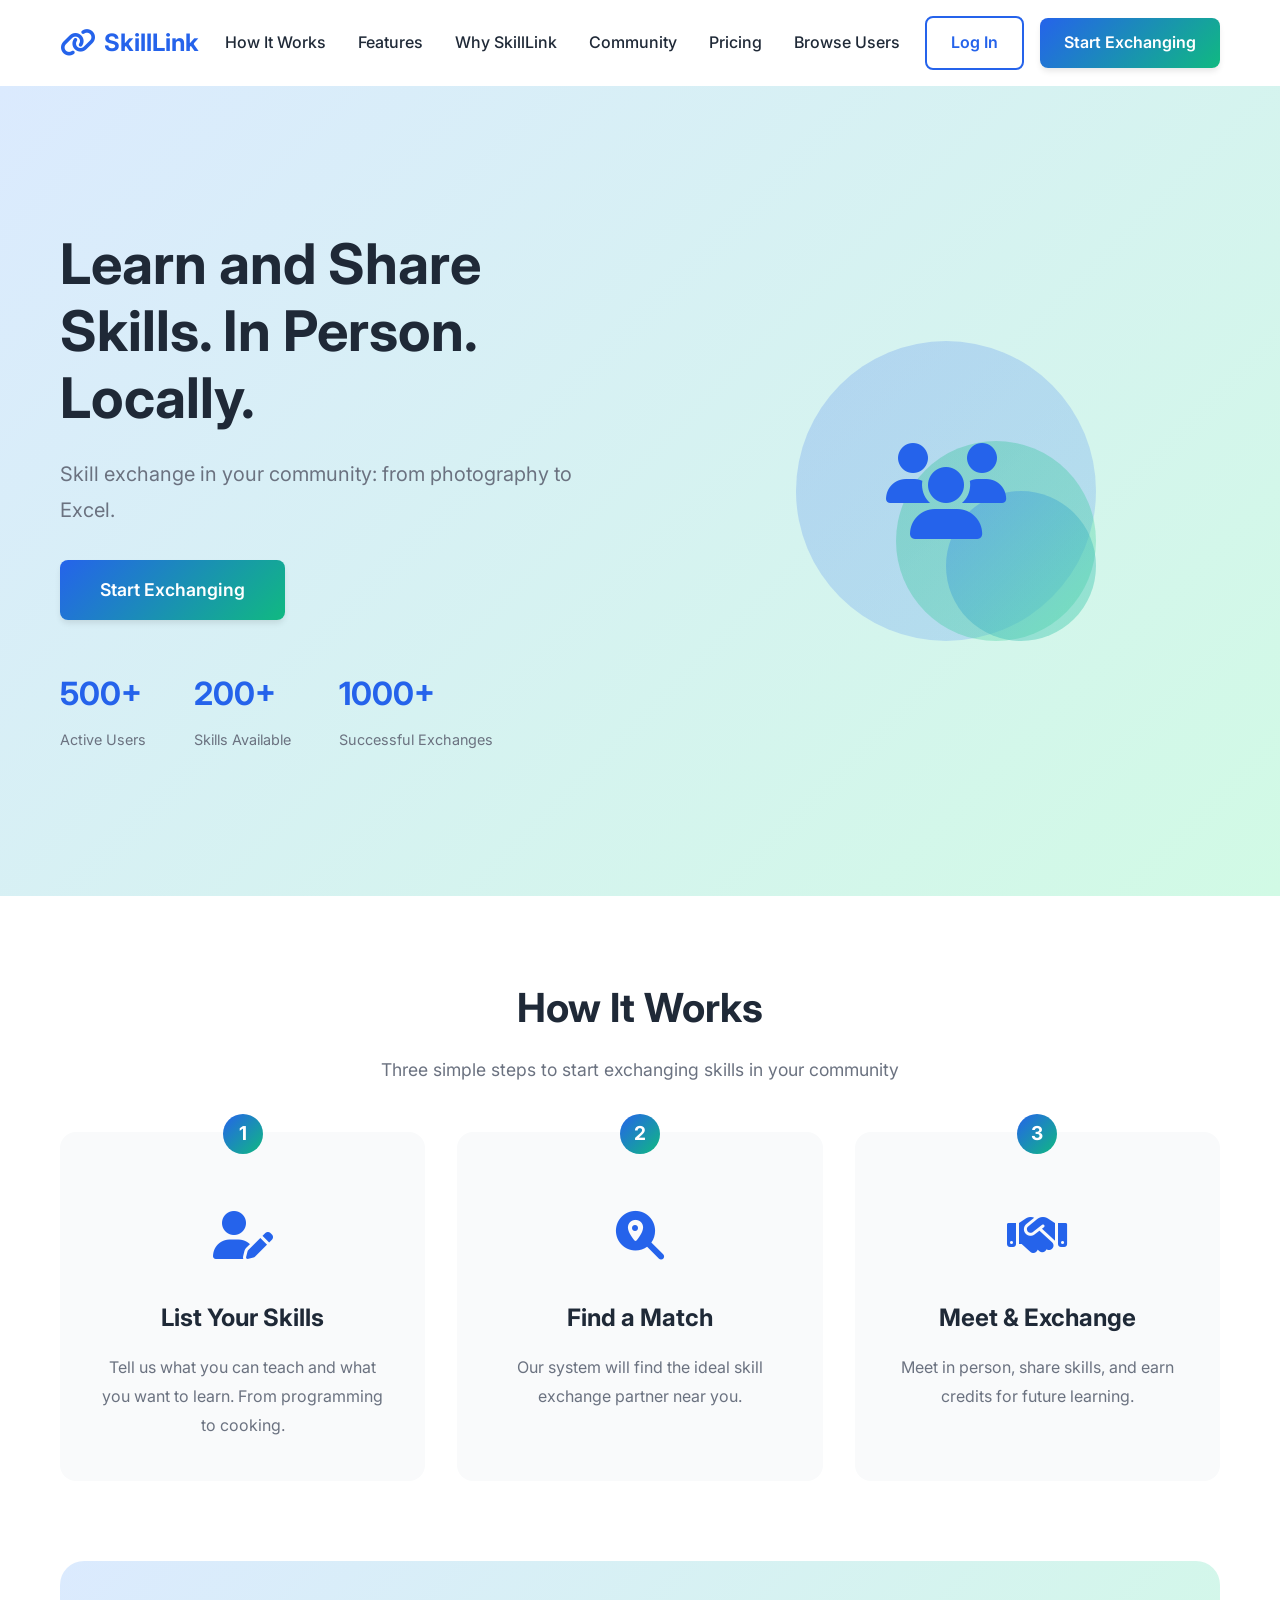
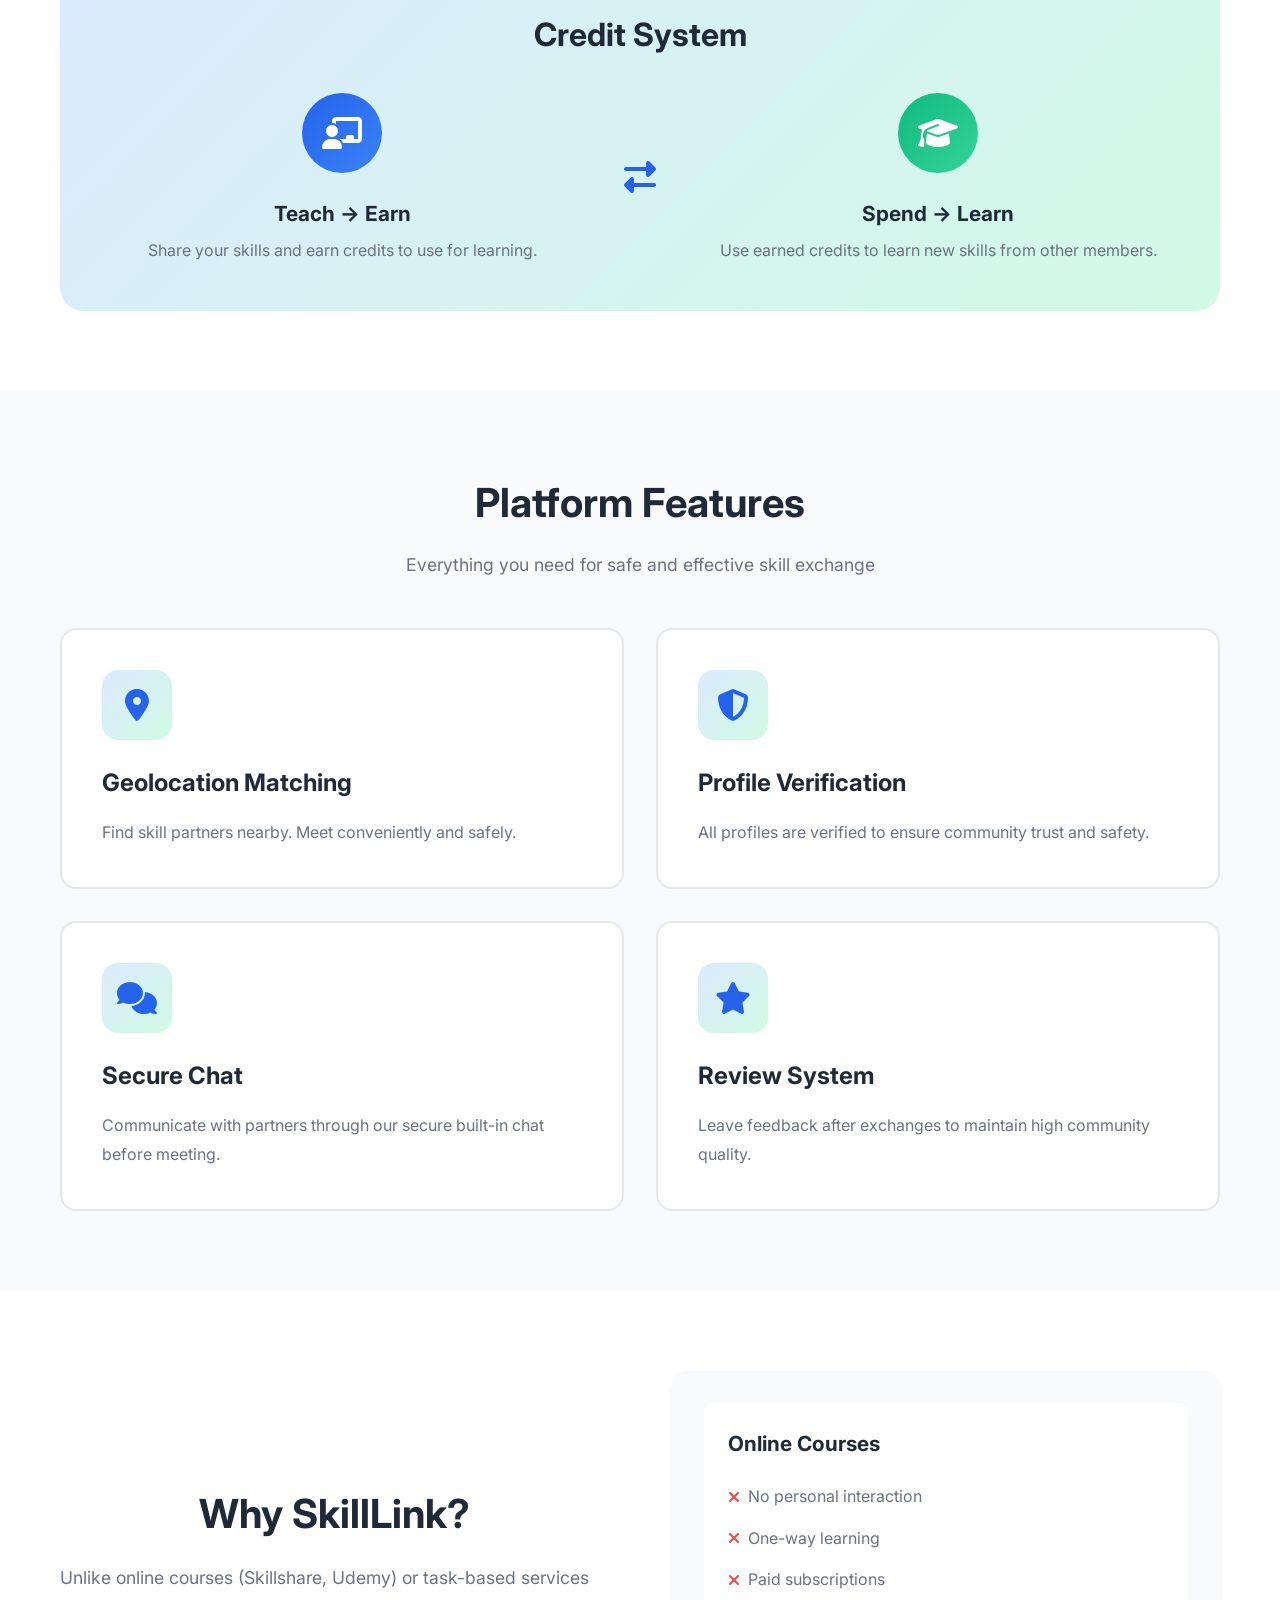
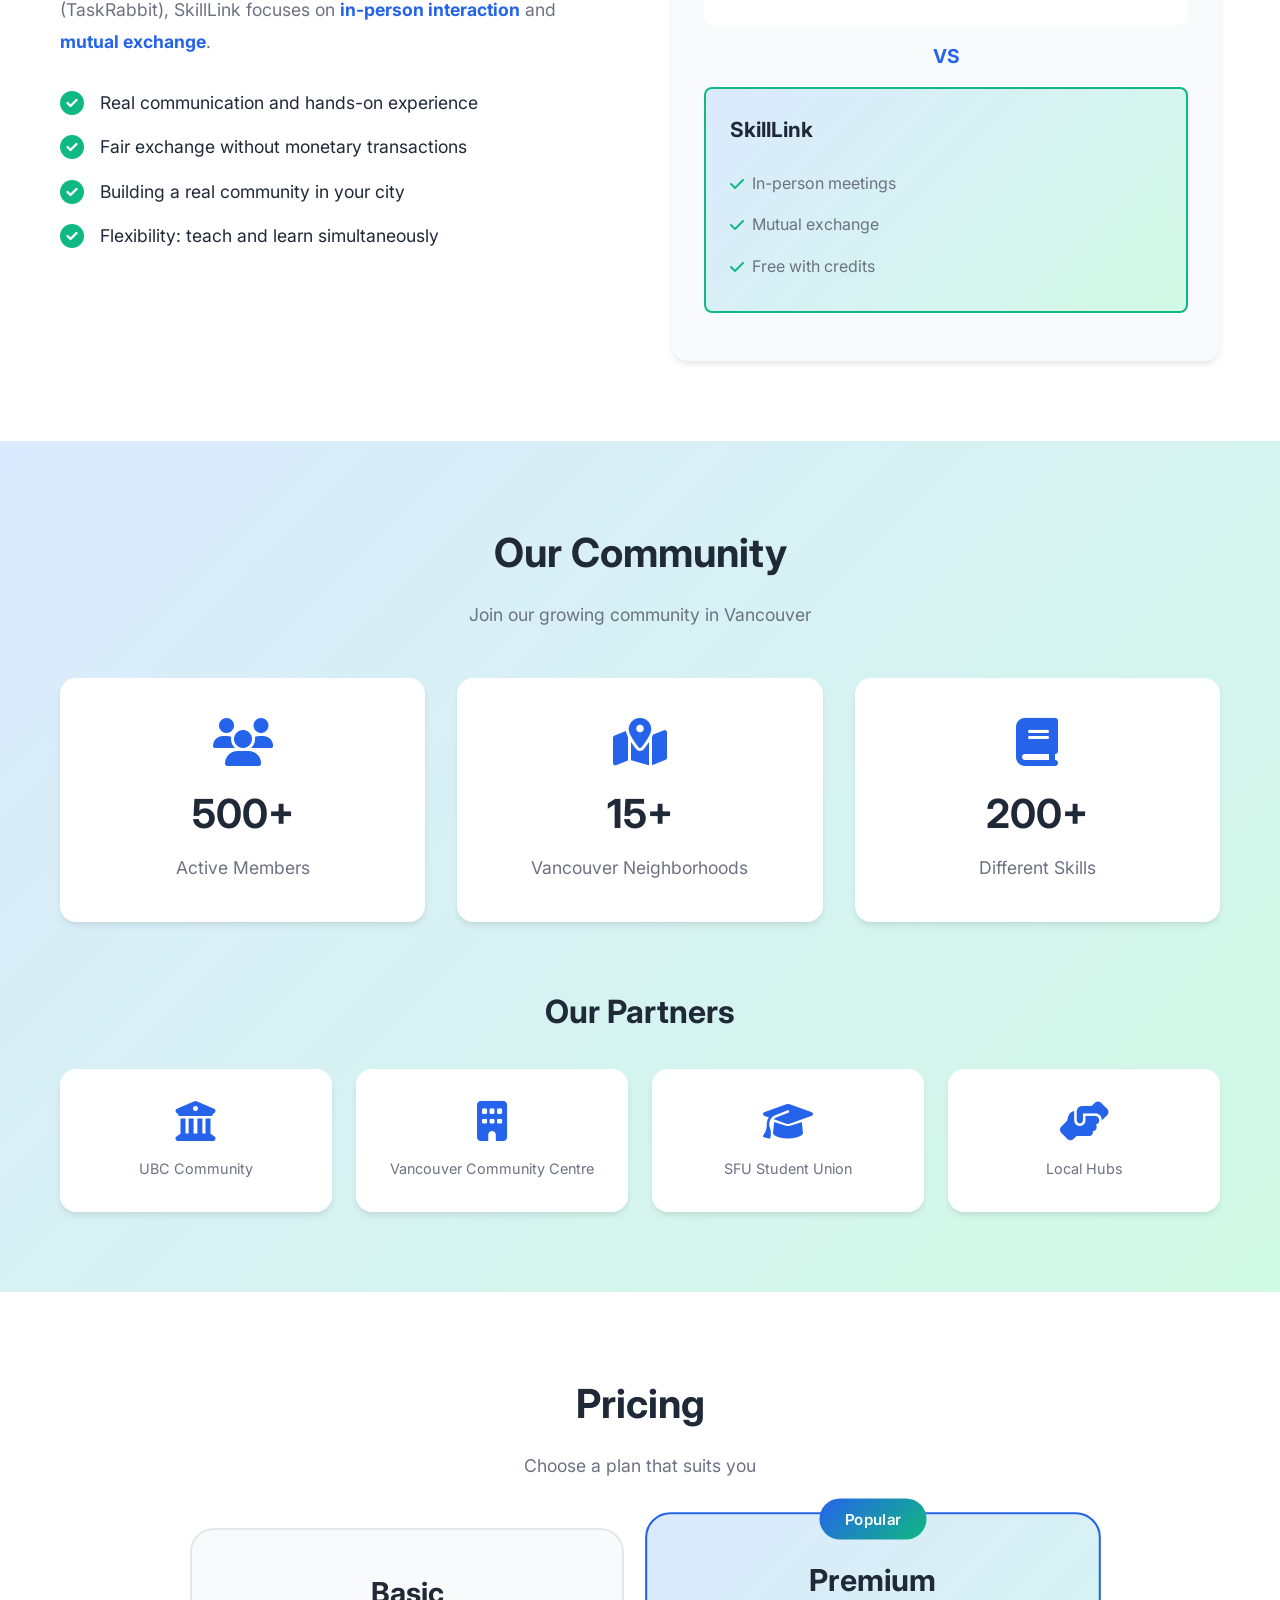
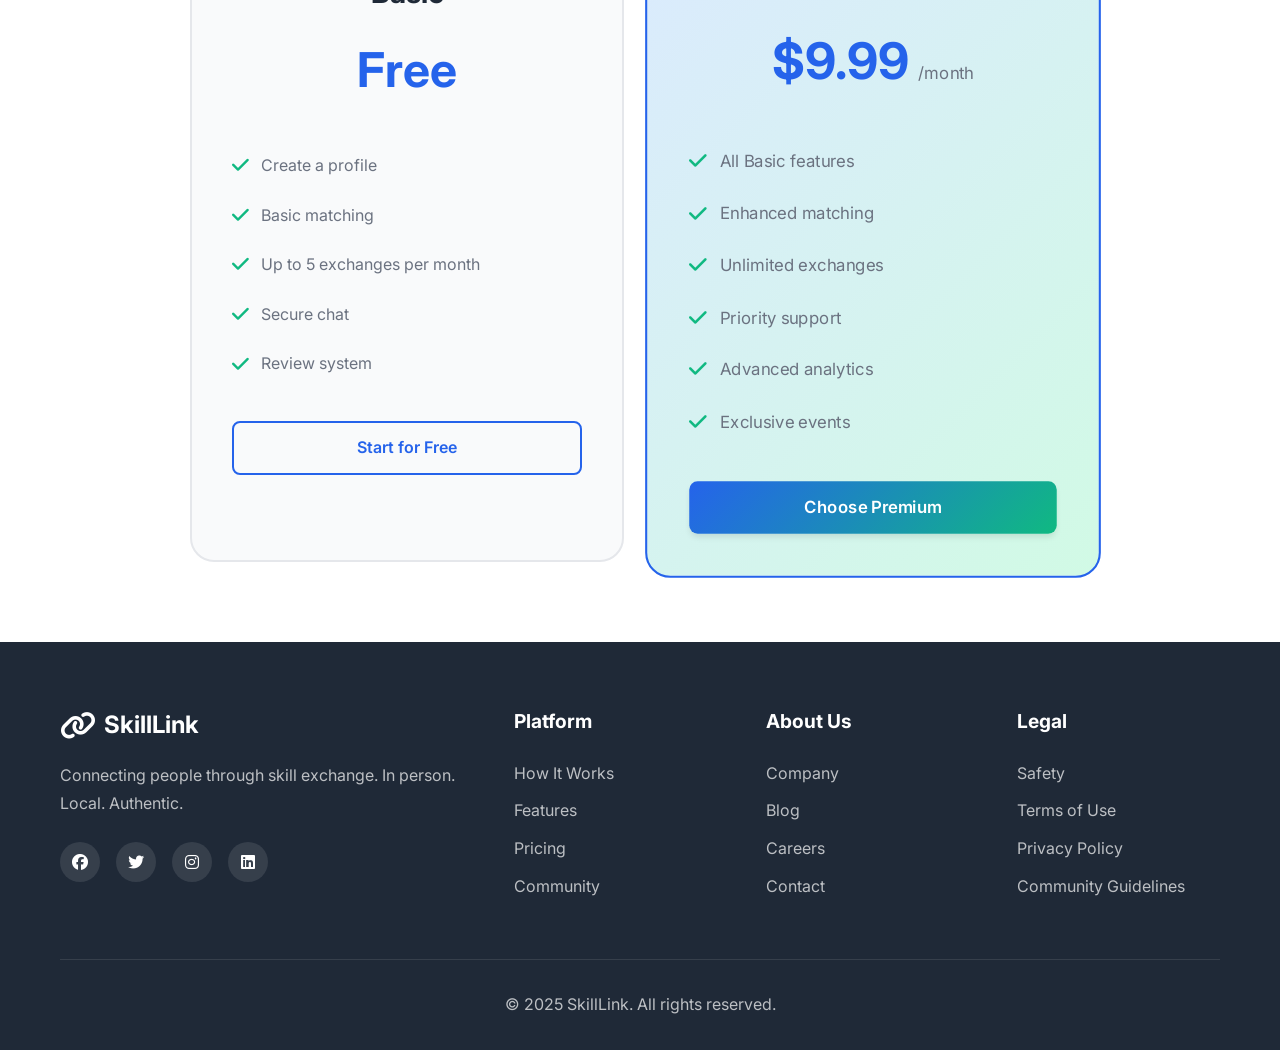
<file: index.html>
<!DOCTYPE html>
<html lang="en">
<head>
    <meta charset="UTF-8">
    <meta name="viewport" content="width=device-width, initial-scale=1.0">
    <title>SkillLink - Skill Exchange In-Person & Locally</title>
    <link rel="stylesheet" href="styles.css">
    <link rel="preconnect" href="https://fonts.googleapis.com">
    <link rel="preconnect" href="https://fonts.gstatic.com" crossorigin>
    <link href="https://fonts.googleapis.com/css2?family=Inter:wght@300;400;500;600;700&display=swap" rel="stylesheet">
    <link rel="stylesheet" href="https://cdnjs.cloudflare.com/ajax/libs/font-awesome/6.4.0/css/all.min.css">
</head>
<body>
    <!-- Navigation -->
    <nav class="navbar">
        <div class="container">
            <div class="nav-wrapper">
                <div class="logo">
                    <i class="fas fa-link"></i>
                    <span>SkillLink</span>
                </div>
                <ul class="nav-menu" id="navMenu">
                    <li><a href="#how-it-works">How It Works</a></li>
                    <li><a href="#features">Features</a></li>
                    <li><a href="#why-skilllink">Why SkillLink</a></li>
                    <li><a href="#community">Community</a></li>
                    <li><a href="#pricing">Pricing</a></li>
                    <li><a href="browse-users.html">Browse Users</a></li>
                </ul>
                <div class="nav-actions" id="navActions">
                    <a href="#" class="btn-secondary" id="openLoginModal">Log In</a>
                    <a href="#" class="btn-primary">Start Exchanging</a>
                </div>
                <div class="nav-actions" id="navActionsLoggedIn" style="display: none;">
                    <a href="profile.html" class="btn-secondary" id="profileLink">
                        <i class="fas fa-user"></i> Profile
                    </a>
                    <a href="browse-users.html" class="btn-primary">Browse Users</a>
                </div>
                <div class="hamburger" id="hamburger">
                    <span></span>
                    <span></span>
                    <span></span>
                </div>
            </div>
        </div>
    </nav>

    <!-- Hero Section -->
    <section class="hero">
        <div class="container">
            <div class="hero-content">
                <h1 class="hero-title">Learn and Share Skills. In Person. Locally.</h1>
                <p class="hero-subtitle">Skill exchange in your community: from photography to Excel.</p>
                <a href="#" class="btn-primary btn-large">Start Exchanging</a>
                <div class="hero-stats">
                    <div class="stat-item">
                        <span class="stat-number">500+</span>
                        <span class="stat-label">Active Users</span>
                    </div>
                    <div class="stat-item">
                        <span class="stat-number">200+</span>
                        <span class="stat-label">Skills Available</span>
                    </div>
                    <div class="stat-item">
                        <span class="stat-number">1000+</span>
                        <span class="stat-label">Successful Exchanges</span>
                    </div>
                </div>
            </div>
            <div class="hero-image">
                <div class="hero-illustration">
                    <div class="illustration-circle circle-1"></div>
                    <div class="illustration-circle circle-2"></div>
                    <div class="illustration-circle circle-3"></div>
                    <i class="fas fa-users illustration-icon"></i>
                </div>
            </div>
        </div>
    </section>

    <!-- How It Works -->
    <section id="how-it-works" class="how-it-works">
        <div class="container">
            <h2 class="section-title">How It Works</h2>
            <p class="section-subtitle">Three simple steps to start exchanging skills in your community</p>
            
            <div class="steps-container">
                <div class="step-card">
                    <div class="step-number">1</div>
                    <div class="step-icon">
                        <i class="fas fa-user-edit"></i>
                    </div>
                    <h3>List Your Skills</h3>
                    <p>Tell us what you can teach and what you want to learn. From programming to cooking.</p>
                </div>
                
                <div class="step-card">
                    <div class="step-number">2</div>
                    <div class="step-icon">
                        <i class="fas fa-search-location"></i>
                    </div>
                    <h3>Find a Match</h3>
                    <p>Our system will find the ideal skill exchange partner near you.</p>
                </div>
                
                <div class="step-card">
                    <div class="step-number">3</div>
                    <div class="step-icon">
                        <i class="fas fa-handshake"></i>
                    </div>
                    <h3>Meet & Exchange</h3>
                    <p>Meet in person, share skills, and earn credits for future learning.</p>
                </div>
            </div>

            <div class="credit-system">
                <div class="credit-content">
                    <h3>Credit System</h3>
                    <div class="credit-flow">
                        <div class="credit-item">
                            <div class="credit-icon teach">
                                <i class="fas fa-chalkboard-teacher"></i>
                            </div>
                            <h4>Teach → Earn</h4>
                            <p>Share your skills and earn credits to use for learning.</p>
                        </div>
                        <div class="credit-arrow">
                            <i class="fas fa-exchange-alt"></i>
                        </div>
                        <div class="credit-item">
                            <div class="credit-icon learn">
                                <i class="fas fa-graduation-cap"></i>
                            </div>
                            <h4>Spend → Learn</h4>
                            <p>Use earned credits to learn new skills from other members.</p>
                        </div>
                    </div>
                </div>
            </div>
        </div>
    </section>

    <!-- Features -->
    <section id="features" class="features">
        <div class="container">
            <h2 class="section-title">Platform Features</h2>
            <p class="section-subtitle">Everything you need for safe and effective skill exchange</p>
            
            <div class="features-grid">
                <div class="feature-card">
                    <div class="feature-icon">
                        <i class="fas fa-map-marker-alt"></i>
                    </div>
                    <h3>Geolocation Matching</h3>
                    <p>Find skill partners nearby. Meet conveniently and safely.</p>
                </div>
                
                <div class="feature-card">
                    <div class="feature-icon">
                        <i class="fas fa-shield-alt"></i>
                    </div>
                    <h3>Profile Verification</h3>
                    <p>All profiles are verified to ensure community trust and safety.</p>
                </div>
                
                <div class="feature-card">
                    <div class="feature-icon">
                        <i class="fas fa-comments"></i>
                    </div>
                    <h3>Secure Chat</h3>
                    <p>Communicate with partners through our secure built-in chat before meeting.</p>
                </div>
                
                <div class="feature-card">
                    <div class="feature-icon">
                        <i class="fas fa-star"></i>
                    </div>
                    <h3>Review System</h3>
                    <p>Leave feedback after exchanges to maintain high community quality.</p>
                </div>
            </div>
        </div>
    </section>

    <!-- Why SkillLink -->
    <section id="why-skilllink" class="why-skilllink">
        <div class="container">
            <div class="why-content">
                <div class="why-text">
                    <h2 class="section-title">Why SkillLink?</h2>
                    <p class="why-description">
                        Unlike online courses (Skillshare, Udemy) or task-based services (TaskRabbit),
                        SkillLink focuses on <strong>in-person interaction</strong> and <strong>mutual exchange</strong>.
                    </p>
                    <div class="why-points">
                        <div class="why-point">
                            <i class="fas fa-check-circle"></i>
                            <span>Real communication and hands-on experience</span>
                        </div>
                        <div class="why-point">
                            <i class="fas fa-check-circle"></i>
                            <span>Fair exchange without monetary transactions</span>
                        </div>
                        <div class="why-point">
                            <i class="fas fa-check-circle"></i>
                            <span>Building a real community in your city</span>
                        </div>
                        <div class="why-point">
                            <i class="fas fa-check-circle"></i>
                            <span>Flexibility: teach and learn simultaneously</span>
                        </div>
                    </div>
                </div>
                <div class="why-image">
                    <div class="comparison-card">
                        <div class="comparison-item">
                            <h4>Online Courses</h4>
                            <ul>
                                <li><i class="fas fa-times"></i> No personal interaction</li>
                                <li><i class="fas fa-times"></i> One-way learning</li>
                                <li><i class="fas fa-times"></i> Paid subscriptions</li>
                            </ul>
                        </div>
                        <div class="vs-divider">VS</div>
                        <div class="comparison-item skilllink">
                            <h4>SkillLink</h4>
                            <ul>
                                <li><i class="fas fa-check"></i> In-person meetings</li>
                                <li><i class="fas fa-check"></i> Mutual exchange</li>
                                <li><i class="fas fa-check"></i> Free with credits</li>
                            </ul>
                        </div>
                    </div>
                </div>
            </div>
        </div>
    </section>

    <!-- Community & Partners -->
    <section id="community" class="community">
        <div class="container">
            <h2 class="section-title">Our Community</h2>
            <p class="section-subtitle">Join our growing community in Vancouver</p>
            
            <div class="community-stats">
                <div class="community-stat">
                    <i class="fas fa-users"></i>
                    <h3>500+</h3>
                    <p>Active Members</p>
                </div>
                <div class="community-stat">
                    <i class="fas fa-map-marked-alt"></i>
                    <h3>15+</h3>
                    <p>Vancouver Neighborhoods</p>
                </div>
                <div class="community-stat">
                    <i class="fas fa-book"></i>
                    <h3>200+</h3>
                    <p>Different Skills</p>
                </div>
            </div>

            <div class="partners">
                <h3>Our Partners</h3>
                <div class="partners-grid">
                    <div class="partner-logo">
                        <i class="fas fa-university"></i>
                        <span>UBC Community</span>
                    </div>
                    <div class="partner-logo">
                        <i class="fas fa-building"></i>
                        <span>Vancouver Community Centre</span>
                    </div>
                    <div class="partner-logo">
                        <i class="fas fa-graduation-cap"></i>
                        <span>SFU Student Union</span>
                    </div>
                    <div class="partner-logo">
                        <i class="fas fa-hands-helping"></i>
                        <span>Local Hubs</span>
                    </div>
                </div>
            </div>
        </div>
    </section>

    <!-- Pricing -->
    <section id="pricing" class="pricing">
        <div class="container">
            <h2 class="section-title">Pricing</h2>
            <p class="section-subtitle">Choose a plan that suits you</p>
            
            <div class="pricing-grid">
                <div class="pricing-card">
                    <div class="pricing-header">
                        <h3>Basic</h3>
                        <div class="pricing-price">
                            <span class="price">Free</span>
                        </div>
                    </div>
                    <ul class="pricing-features">
                        <li><i class="fas fa-check"></i> Create a profile</li>
                        <li><i class="fas fa-check"></i> Basic matching</li>
                        <li><i class="fas fa-check"></i> Up to 5 exchanges per month</li>
                        <li><i class="fas fa-check"></i> Secure chat</li>
                        <li><i class="fas fa-check"></i> Review system</li>
                    </ul>
                    <a href="#" class="btn-secondary btn-block">Start for Free</a>
                </div>
                
                <div class="pricing-card featured">
                    <div class="popular-badge">Popular</div>
                    <div class="pricing-header">
                        <h3>Premium</h3>
                        <div class="pricing-price">
                            <span class="price">$9.99</span>
                            <span class="period">/month</span>
                        </div>
                    </div>
                    <ul class="pricing-features">
                        <li><i class="fas fa-check"></i> All Basic features</li>
                        <li><i class="fas fa-check"></i> Enhanced matching</li>
                        <li><i class="fas fa-check"></i> Unlimited exchanges</li>
                        <li><i class="fas fa-check"></i> Priority support</li>
                        <li><i class="fas fa-check"></i> Advanced analytics</li>
                        <li><i class="fas fa-check"></i> Exclusive events</li>
                    </ul>
                    <a href="#" class="btn-primary btn-block">Choose Premium</a>
                </div>
            </div>
        </div>
    </section>

    <!-- Footer -->
    <footer class="footer">
        <div class="container">
            <div class="footer-content">
                <div class="footer-section">
                    <div class="footer-logo">
                        <i class="fas fa-link"></i>
                        <span>SkillLink</span>
                    </div>
                    <p>Connecting people through skill exchange. In person. Local. Authentic.</p>
                    <div class="social-links">
                        <a href="#" aria-label="Facebook"><i class="fab fa-facebook"></i></a>
                        <a href="#" aria-label="Twitter"><i class="fab fa-twitter"></i></a>
                        <a href="#" aria-label="Instagram"><i class="fab fa-instagram"></i></a>
                        <a href="#" aria-label="LinkedIn"><i class="fab fa-linkedin"></i></a>
                    </div>
                </div>
                
                <div class="footer-section">
                    <h4>Platform</h4>
                    <ul>
                        <li><a href="#how-it-works">How It Works</a></li>
                        <li><a href="#features">Features</a></li>
                        <li><a href="#pricing">Pricing</a></li>
                        <li><a href="#community">Community</a></li>
                    </ul>
                </div>
                
                <div class="footer-section">
                    <h4>About Us</h4>
                    <ul>
                        <li><a href="#">Company</a></li>
                        <li><a href="#">Blog</a></li>
                        <li><a href="#">Careers</a></li>
                        <li><a href="#">Contact</a></li>
                    </ul>
                </div>
                
                <div class="footer-section">
                    <h4>Legal</h4>
                    <ul>
                        <li><a href="#">Safety</a></li>
                        <li><a href="#">Terms of Use</a></li>
                        <li><a href="#">Privacy Policy</a></li>
                        <li><a href="#">Community Guidelines</a></li>
                    </ul>
                </div>
            </div>
            
            <div class="footer-bottom">
                <p>&copy; 2025 SkillLink. All rights reserved.</p>
            </div>
        </div>
    </footer>

    <!-- Login Modal -->
    <div class="login-modal" id="loginModal">
        <div class="login-modal-content">
            <div class="login-modal-header">
                <h2>Log In to SkillLink</h2>
                <button class="login-modal-close" id="closeLoginModal">
                    <i class="fas fa-times"></i>
                </button>
            </div>
            <form class="login-form" id="loginForm">
                <div class="form-group">
                    <label for="username">
                        <i class="fas fa-user"></i>
                        Username
                    </label>
                    <input 
                        type="text" 
                        id="username" 
                        name="username" 
                        placeholder="Enter your username"
                        required
                    >
                </div>
                <div class="form-group">
                    <label for="password">
                        <i class="fas fa-lock"></i>
                        Password
                    </label>
                    <input 
                        type="password" 
                        id="password" 
                        name="password" 
                        placeholder="Enter your password"
                        required
                    >
                </div>
                <div class="form-options">
                    <label class="remember-me">
                        <input type="checkbox" name="remember">
                        <span>Remember me</span>
                    </label>
                    <a href="#" class="forgot-password">Forgot password?</a>
                </div>
                <button type="submit" class="btn-primary btn-block">Log In</button>
                <div class="login-form-footer">
                    <p>No account? <a href="#" id="showSignup">Sign Up</a></p>
                </div>
            </form>
        </div>
    </div>

    <!-- Signup Modal -->
    <div class="login-modal" id="signupModal">
        <div class="login-modal-content">
            <div class="login-modal-header">
                <h2>Sign Up for SkillLink</h2>
                <button class="login-modal-close" id="closeSignupModal">
                    <i class="fas fa-times"></i>
                </button>
            </div>
            <form class="login-form" id="signupForm">
                <div class="form-group">
                    <label for="signup-username">
                        <i class="fas fa-user"></i>
                        Username
                    </label>
                    <input 
                        type="text" 
                        id="signup-username" 
                        name="username" 
                        placeholder="Choose a username"
                        required
                    >
                </div>
                <div class="form-group">
                    <label for="signup-email">
                        <i class="fas fa-envelope"></i>
                        Email
                    </label>
                    <input 
                        type="email" 
                        id="signup-email" 
                        name="email" 
                        placeholder="Enter your email"
                        required
                    >
                </div>
                <div class="form-group">
                    <label for="signup-password">
                        <i class="fas fa-lock"></i>
                        Password
                    </label>
                    <input 
                        type="password" 
                        id="signup-password" 
                        name="password" 
                        placeholder="Create a password"
                        required
                    >
                </div>
                <div class="form-group">
                    <label for="signup-confirm-password">
                        <i class="fas fa-lock"></i>
                        Confirm Password
                    </label>
                    <input 
                        type="password" 
                        id="signup-confirm-password" 
                        name="confirmPassword" 
                        placeholder="Confirm your password"
                        required
                    >
                </div>
                <button type="submit" class="btn-primary btn-block">Sign Up</button>
                <div class="login-form-footer">
                    <p>Already have an account? <a href="#" id="showLogin">Log In</a></p>
                </div>
            </form>
        </div>
    </div>


    <script src="script.js"></script>
</body>
</html>
</file>
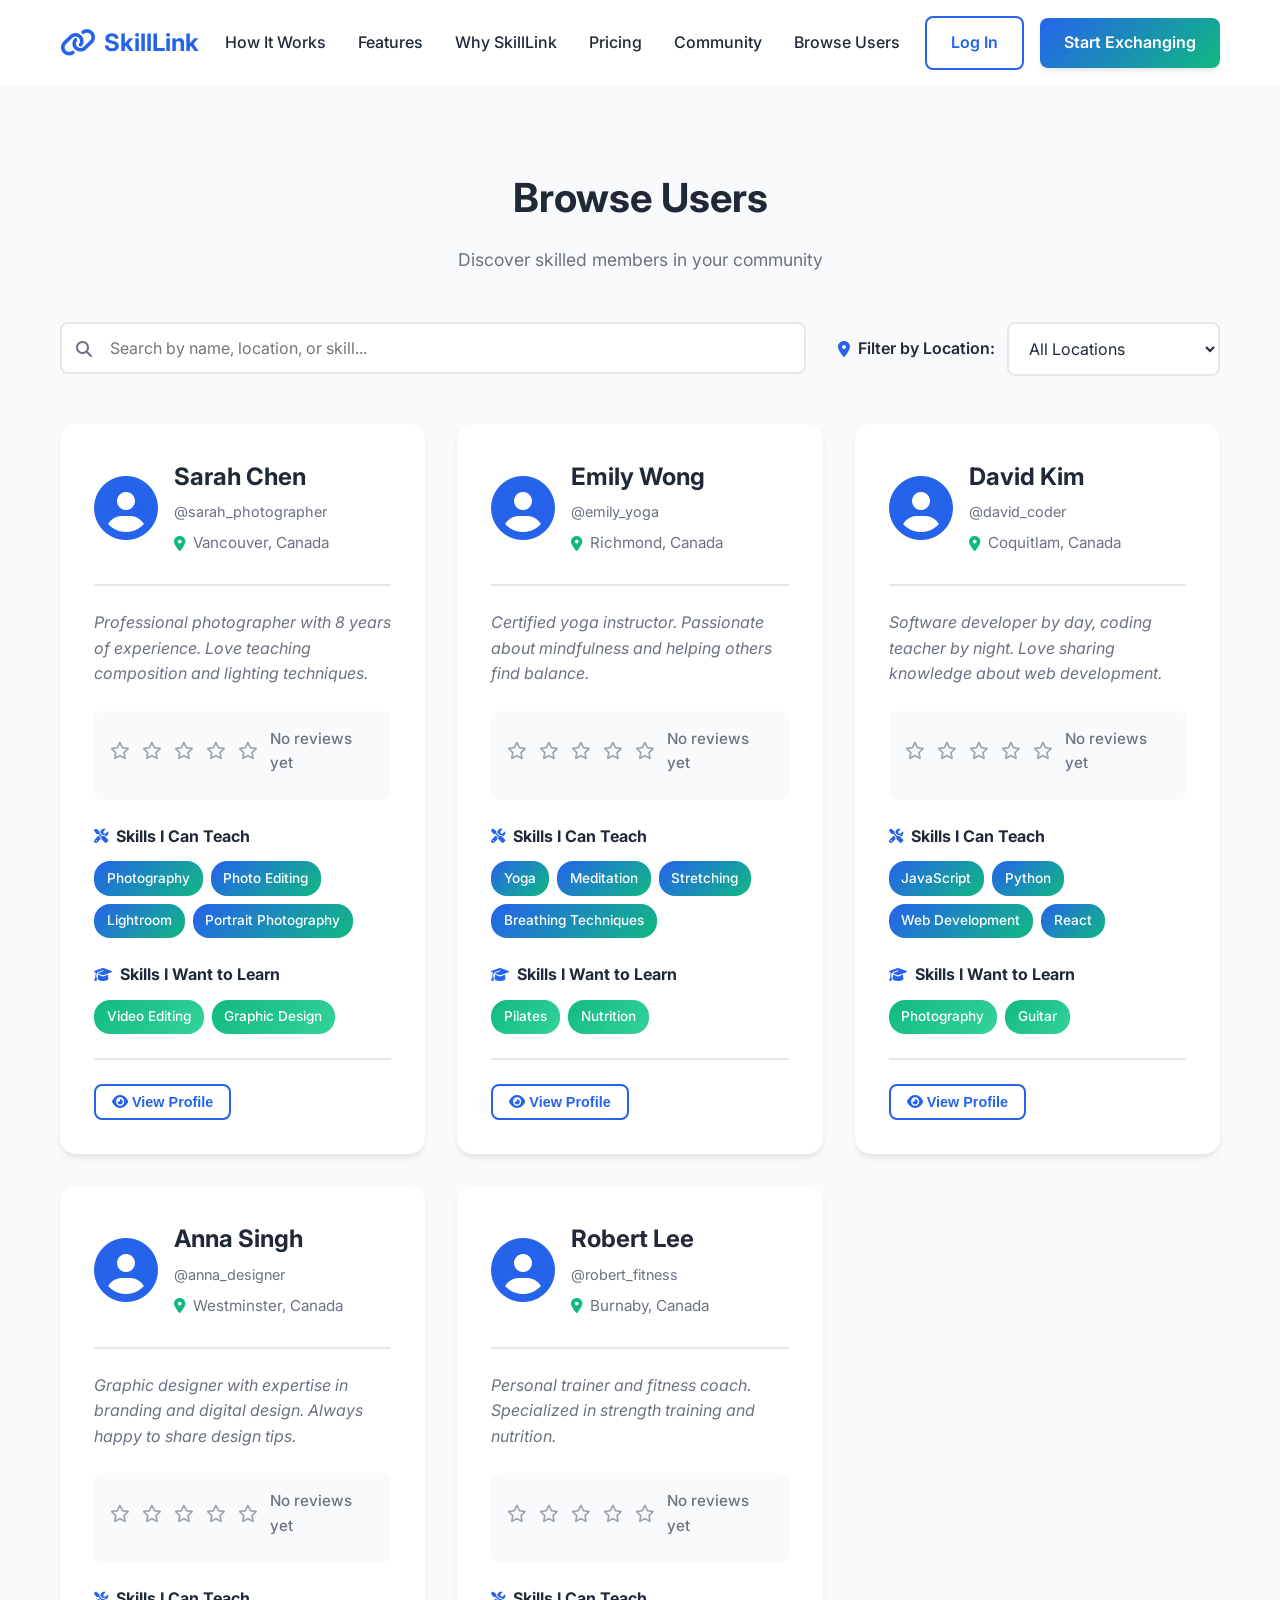
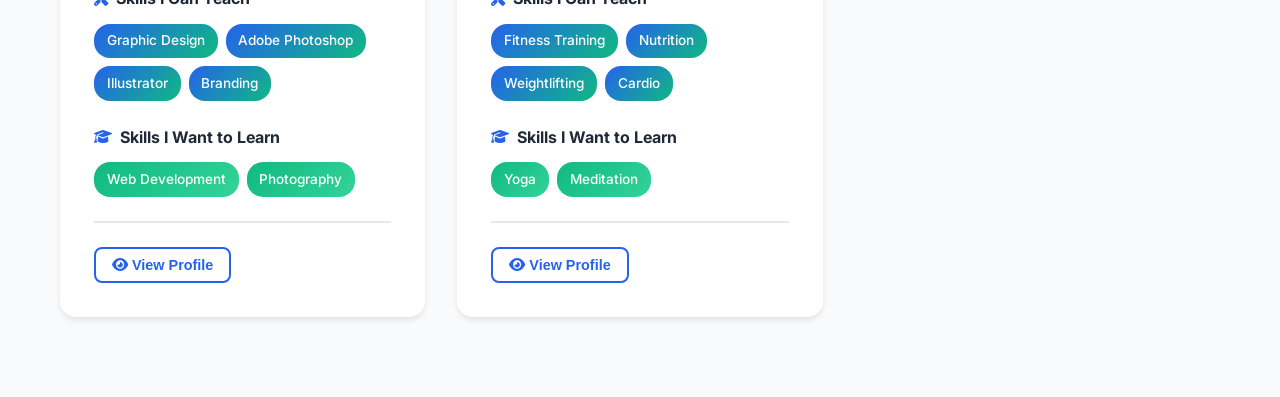
<file: browse-users.html>
<!DOCTYPE html>
<html lang="en">
<head>
    <meta charset="UTF-8">
    <meta name="viewport" content="width=device-width, initial-scale=1.0">
    <title>Browse Users - SkillLink</title>
    <link rel="stylesheet" href="styles.css">
    <link rel="preconnect" href="https://fonts.googleapis.com">
    <link rel="preconnect" href="https://fonts.gstatic.com" crossorigin>
    <link href="https://fonts.googleapis.com/css2?family=Inter:wght@300;400;500;600;700&display=swap" rel="stylesheet">
    <link rel="stylesheet" href="https://cdnjs.cloudflare.com/ajax/libs/font-awesome/6.4.0/css/all.min.css">
</head>
<body>
    <nav class="navbar">
        <div class="container">
            <div class="nav-wrapper">
                <div class="logo">
                    <i class="fas fa-link"></i>
                    <a href="index.html" style="text-decoration: none; color: inherit;"><span>SkillLink</span></a>
                </div>
                <ul class="nav-menu" id="navMenu">
                    <li><a href="index.html#how-it-works">How It Works</a></li>
                    <li><a href="index.html#features">Features</a></li>
                    <li><a href="index.html#why-skilllink">Why SkillLink</a></li>
                    <li><a href="index.html#pricing">Pricing</a></li>
                    <li><a href="index.html#community">Community</a></li>
                    <li><a href="browse-users.html">Browse Users</a></li>
                </ul>
                <div class="nav-actions" id="navActions">
                    <a href="#" class="btn-secondary" id="openLoginModal">Log In</a>
                    <a href="#" class="btn-primary">Start Exchanging</a>
                </div>
                <div class="nav-actions" id="navActionsLoggedIn" style="display: none;">
                    <a href="profile.html" class="btn-secondary" id="profileLink">
                        <i class="fas fa-user"></i> Profile
                    </a>
                    <a href="browse-users.html" class="btn-primary">Browse Users</a>
                </div>
                <div class="hamburger" id="hamburger">
                    <span></span>
                    <span></span>
                    <span></span>
                </div>
            </div>
        </div>
    </nav>

    <section id="browse-users" class="browse-users-section">
        <div class="container">
            <h2 class="section-title">Browse Users</h2>
            <p class="section-subtitle">Discover skilled members in your community</p>
            
            <div class="browse-controls">
                <div class="search-box">
                    <i class="fas fa-search"></i>
                    <input 
                        type="text" 
                        id="userSearch" 
                        placeholder="Search by name, location, or skill..."
                    >
                </div>
                <div class="filter-box">
                    <label for="locationFilter">
                        <i class="fas fa-map-marker-alt"></i>
                        Filter by Location:
                    </label>
                    <select id="locationFilter">
                        <option value="">All Locations</option>
                    </select>
                </div>
            </div>

            <div class="users-grid" id="usersGrid">
                <div class="no-users-message">
                    <i class="fas fa-users"></i>
                    <p>No users found. Be the first to sign up!</p>
                </div>
            </div>
        </div>
    </section>

    <div class="login-modal" id="loginModal">
        <div class="login-modal-content">
            <div class="login-modal-header">
                <h2>Log In to SkillLink</h2>
                <button class="login-modal-close" id="closeLoginModal">
                    <i class="fas fa-times"></i>
                </button>
            </div>
            <form class="login-form" id="loginForm">
                <div class="form-group">
                    <label for="username">
                        <i class="fas fa-user"></i>
                        Username
                    </label>
                    <input 
                        type="text" 
                        id="username" 
                        name="username" 
                        placeholder="Enter your username"
                        required
                    >
                </div>
                <div class="form-group">
                    <label for="password">
                        <i class="fas fa-lock"></i>
                        Password
                    </label>
                    <input 
                        type="password" 
                        id="password" 
                        name="password" 
                        placeholder="Enter your password"
                        required
                    >
                </div>
                <div class="form-options">
                    <label class="remember-me">
                        <input type="checkbox" name="remember">
                        <span>Remember me</span>
                    </label>
                    <a href="#" class="forgot-password">Forgot password?</a>
                </div>
                <button type="submit" class="btn-primary btn-block">Log In</button>
                <div class="login-form-footer">
                    <p>No account? <a href="index.html" id="showSignup">Sign Up</a></p>
                </div>
            </form>
        </div>
    </div>

    <div class="login-modal" id="reviewModal">
        <div class="login-modal-content">
            <div class="login-modal-header">
                <h2>Leave a Review</h2>
                <button class="login-modal-close" id="closeReviewModal">
                    <i class="fas fa-times"></i>
                </button>
            </div>
            <form class="login-form" id="reviewForm">
                <input type="hidden" id="reviewTargetUser" value="">
                <div class="form-group">
                    <label>
                        <i class="fas fa-star"></i>
                        Rating
                    </label>
                    <div class="star-rating-input" id="starRatingInput">
                        <span class="star" data-rating="1"><i class="far fa-star"></i></span>
                        <span class="star" data-rating="2"><i class="far fa-star"></i></span>
                        <span class="star" data-rating="3"><i class="far fa-star"></i></span>
                        <span class="star" data-rating="4"><i class="far fa-star"></i></span>
                        <span class="star" data-rating="5"><i class="far fa-star"></i></span>
                    </div>
                    <input type="hidden" id="reviewRating" value="0" required>
                </div>
                <div class="form-group">
                    <label for="reviewComment">
                        <i class="fas fa-comment"></i>
                        Review Comment
                    </label>
                    <textarea 
                        id="reviewComment" 
                        name="reviewComment" 
                        rows="4"
                        placeholder="Share your experience..."
                        required
                    ></textarea>
                </div>
                <button type="submit" class="btn-primary btn-block">Submit Review</button>
            </form>
        </div>
    </div>
    <div class="login-modal" id="reviewsDisplayModal">
        <div class="login-modal-content" style="max-width: 600px; max-height: 80vh; overflow-y: auto;">
            <div class="login-modal-header">
                <h2 id="reviewsModalTitle">Reviews</h2>
                <button class="login-modal-close" id="closeReviewsModal">
                    <i class="fas fa-times"></i>
                </button>
            </div>
            <div id="reviewsList">
            </div>
        </div>
    </div>

    <script src="script.js"></script>
    <script>
        initializeDemoUsers();
        displayUsers();
        populateLocationFilter();
        updateNavigation();
    </script>
</body>
</html>
</file>
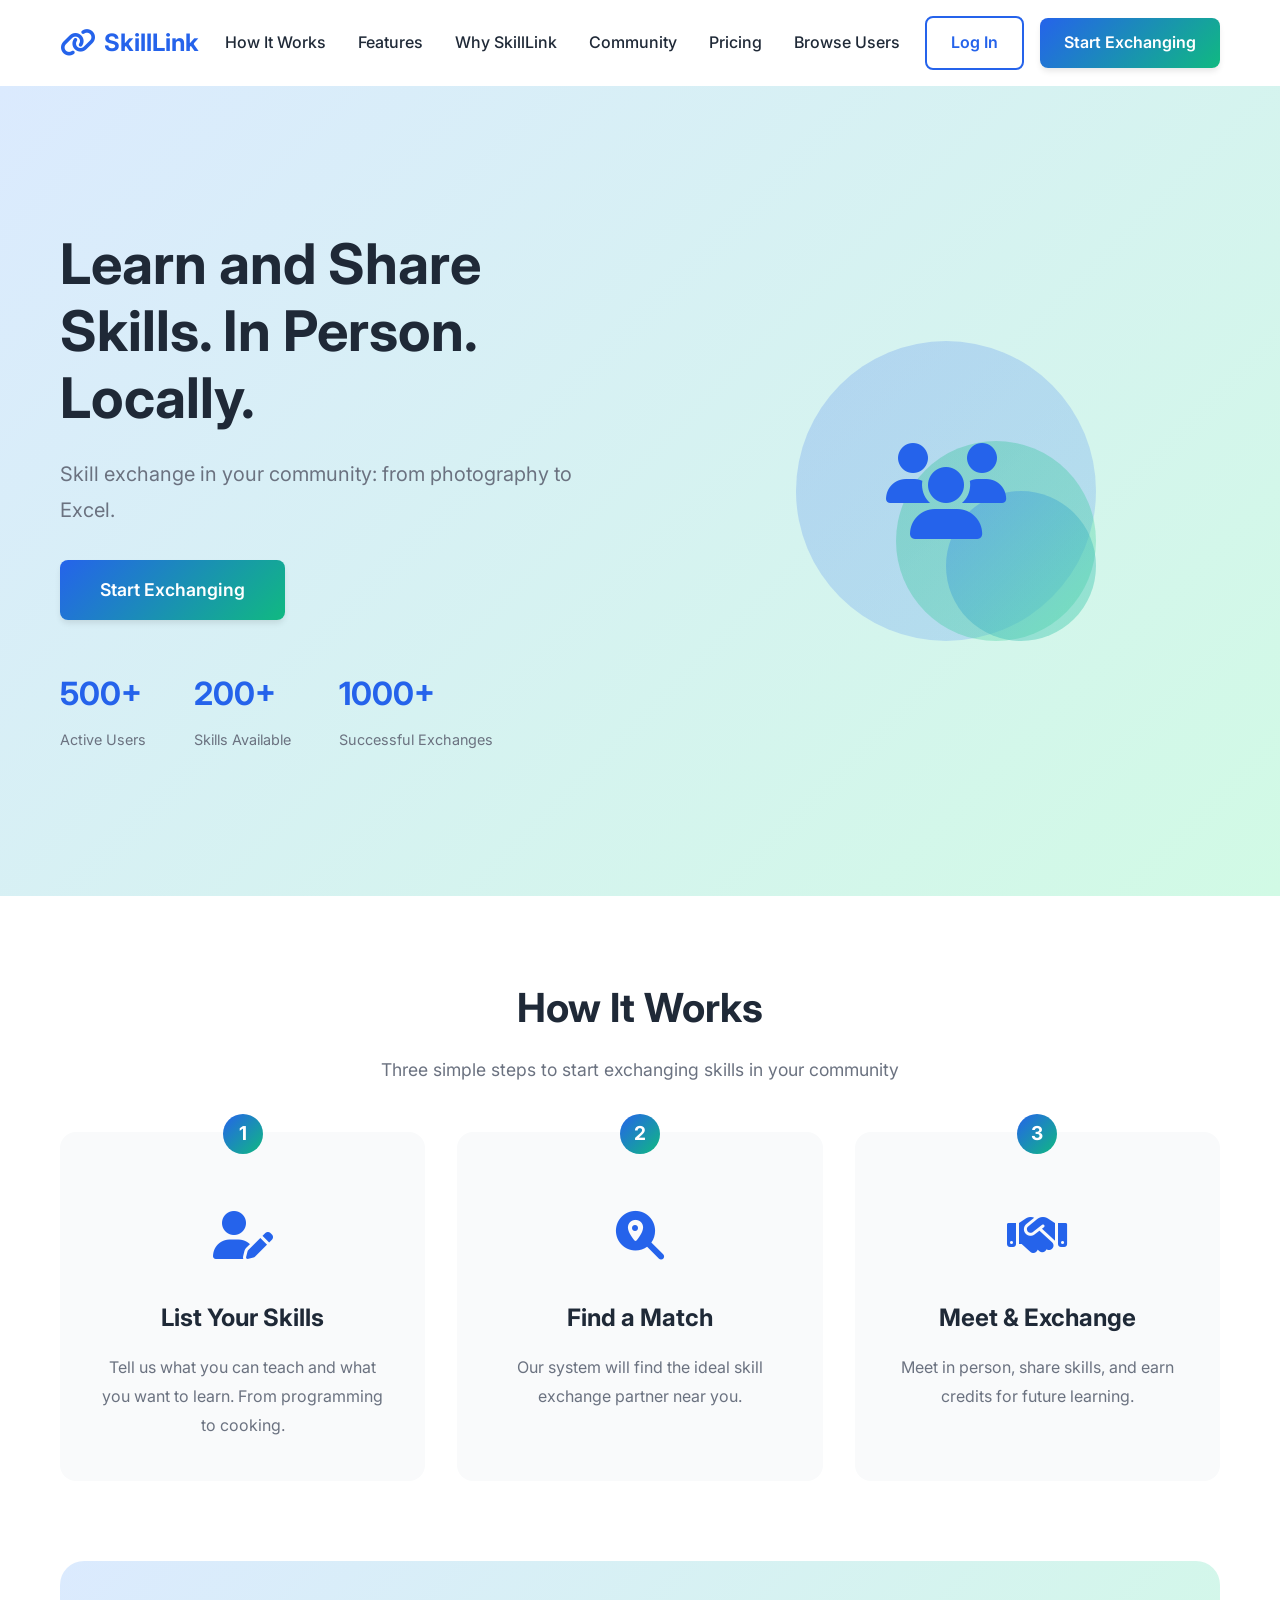
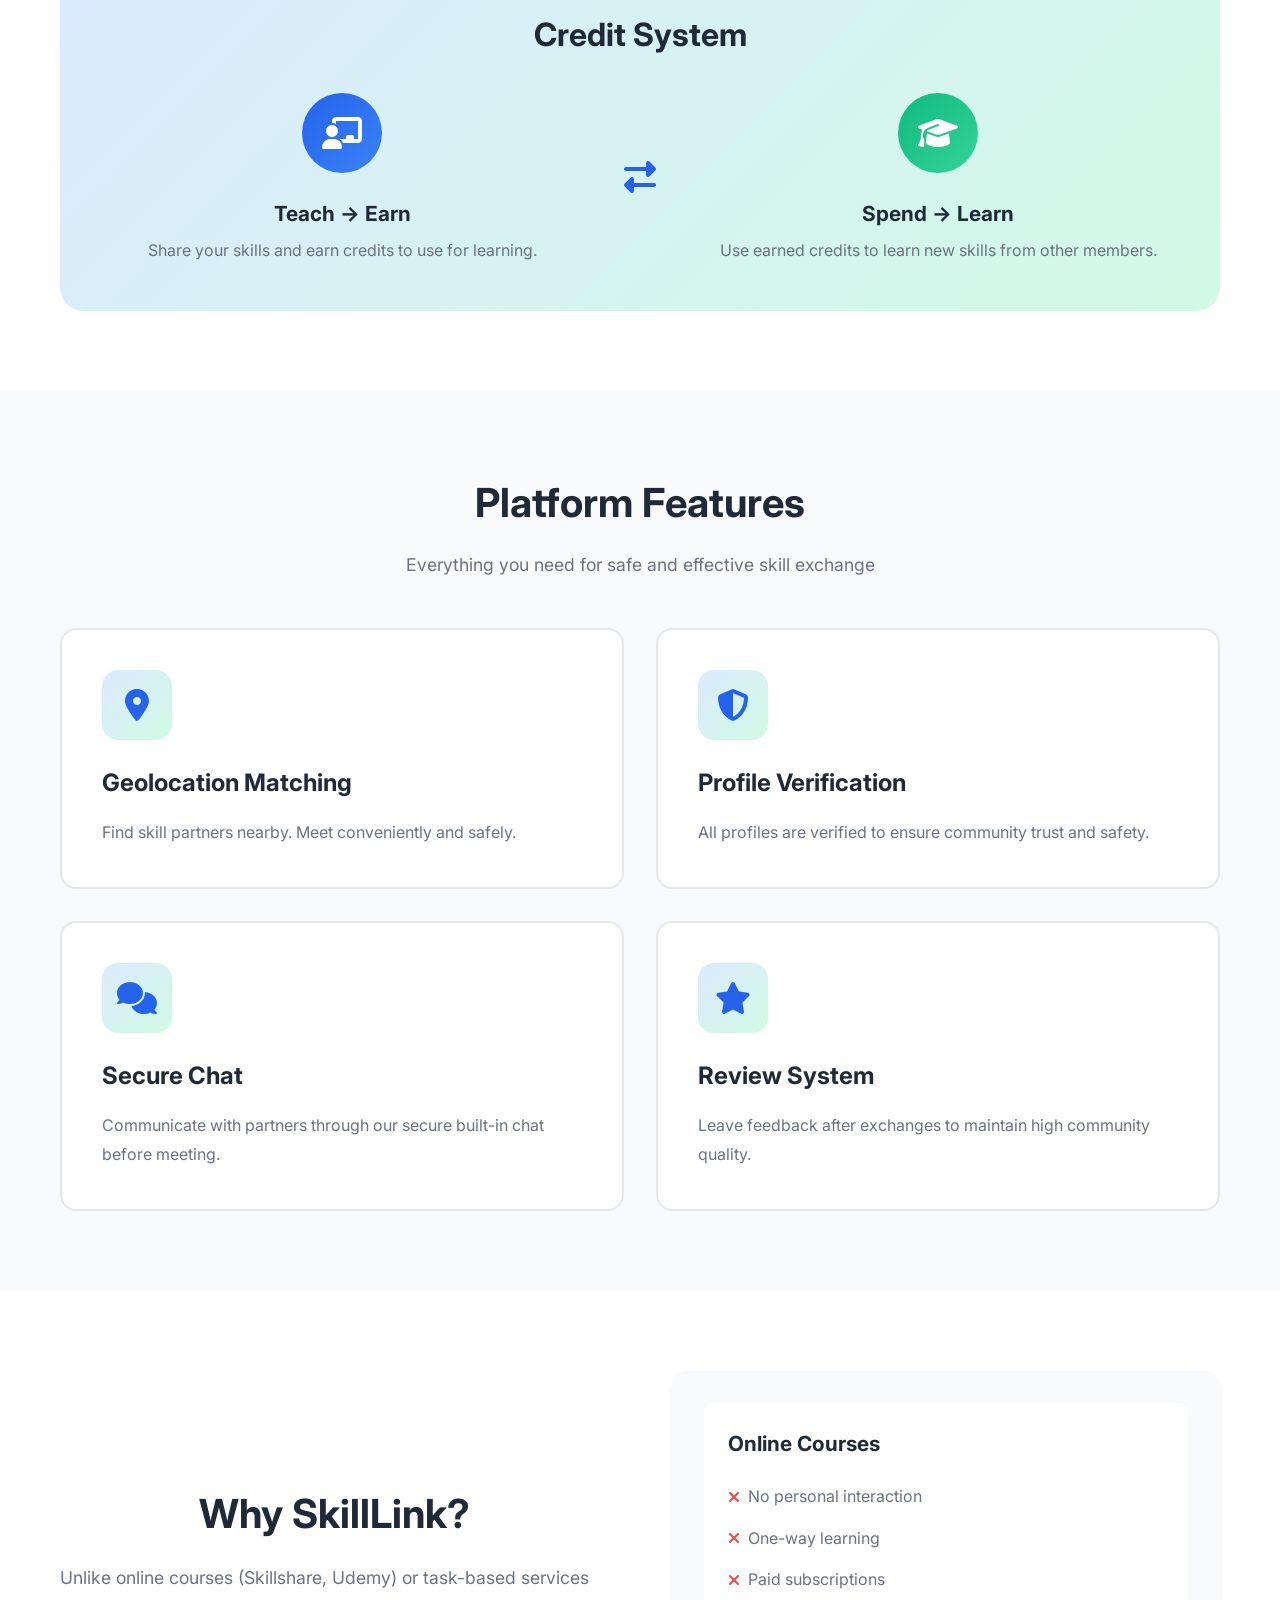
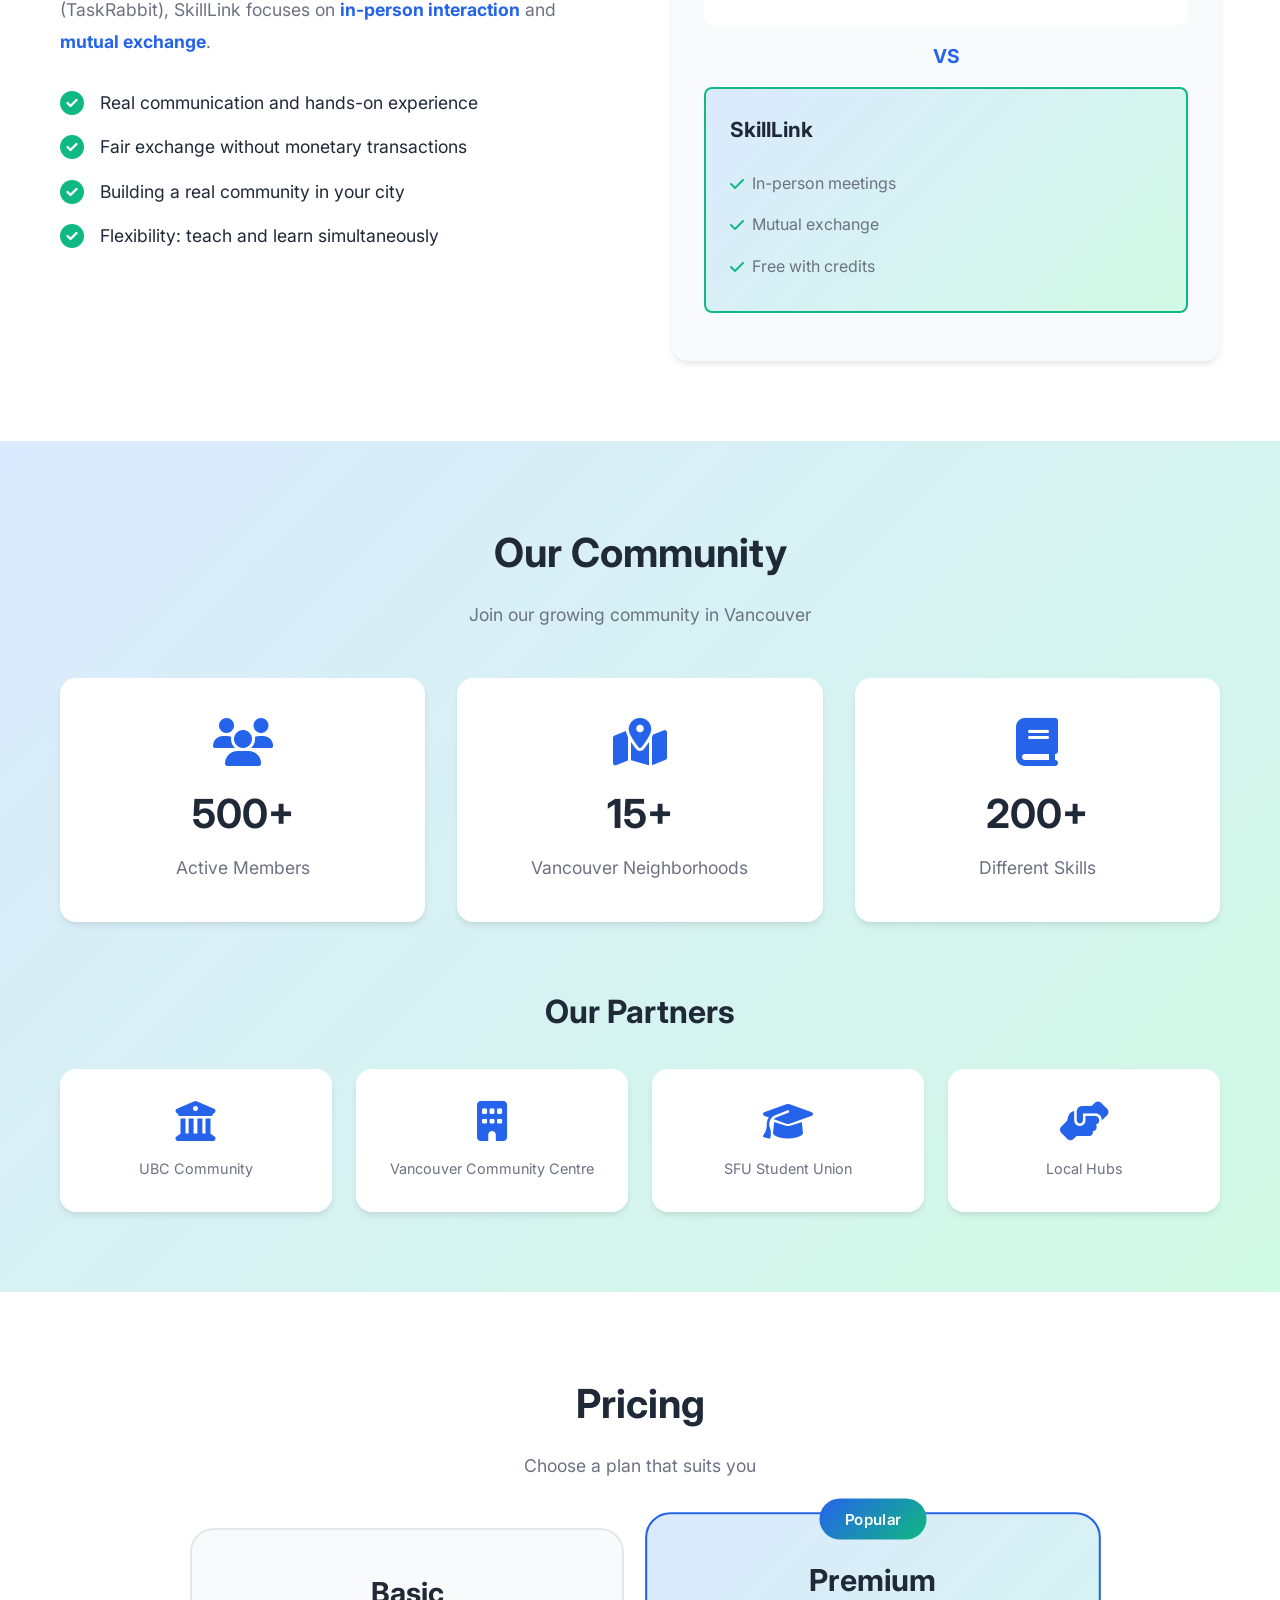
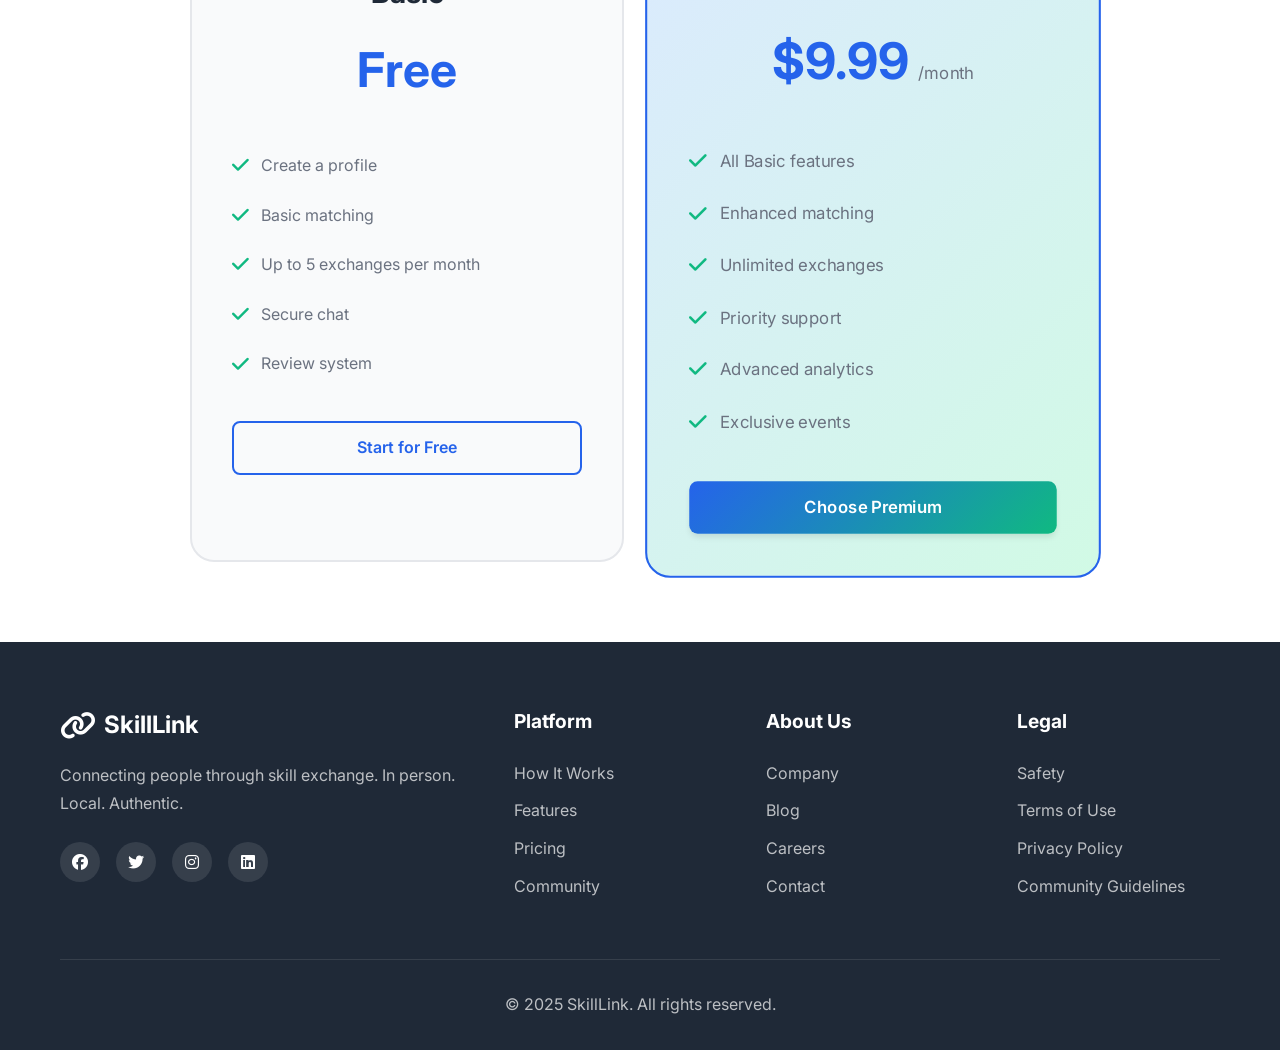
<file: profile.html>
<!DOCTYPE html>
<html lang="en">
<head>
    <meta charset="UTF-8">
    <meta name="viewport" content="width=device-width, initial-scale=1.0">
    <title>My Profile - SkillLink</title>
    <link rel="stylesheet" href="styles.css">
    <link rel="preconnect" href="https://fonts.googleapis.com">
    <link rel="preconnect" href="https://fonts.gstatic.com" crossorigin>
    <link href="https://fonts.googleapis.com/css2?family=Inter:wght@300;400;500;600;700&display=swap" rel="stylesheet">
    <link rel="stylesheet" href="https://cdnjs.cloudflare.com/ajax/libs/font-awesome/6.4.0/css/all.min.css">
</head>
<body>
    <!-- Navigation -->
    <nav class="navbar">
        <div class="container">
            <div class="nav-wrapper">
                <div class="logo">
                    <i class="fas fa-link"></i>
                    <a href="index.html" style="text-decoration: none; color: inherit;"><span>SkillLink</span></a>
                </div>
                <ul class="nav-menu" id="navMenu">
                    <li><a href="index.html#how-it-works">How It Works</a></li>
                    <li><a href="index.html#features">Features</a></li>
                    <li><a href="index.html#why-skilllink">Why SkillLink</a></li>
                    <li><a href="index.html#pricing">Pricing</a></li>
                    <li><a href="index.html#community">Community</a></li>
                    <li><a href="browse-users.html">Browse Users</a></li>
                </ul>
                <div class="nav-actions" id="navActions" style="display: none;">
                    <a href="#" class="btn-secondary" id="openLoginModal">Log In</a>
                    <a href="#" class="btn-primary">Start Exchanging</a>
                </div>
                <div class="nav-actions" id="navActionsLoggedIn">
                    <a href="profile.html" class="btn-secondary" id="profileLink">
                        <i class="fas fa-user"></i> Profile
                    </a>
                    <a href="browse-users.html" class="btn-primary">Browse Users</a>
                </div>
                <div class="hamburger" id="hamburger">
                    <span></span>
                    <span></span>
                    <span></span>
                </div>
            </div>
        </div>
    </nav>

    <!-- Profile Page -->
    <section id="profile" class="profile-section">
        <div class="container">
            <div class="profile-header">
                <h2 class="section-title">My Profile</h2>
                <button class="btn-secondary" id="logoutBtn">
                    <i class="fas fa-sign-out-alt"></i> Log Out
                </button>
            </div>
            
            <div class="profile-content">
                <div class="profile-card">
                    <div class="profile-avatar">
                        <i class="fas fa-user-circle"></i>
                    </div>
                    <h3 id="profile-username">Username</h3>
                    <p id="profile-email">email@example.com</p>
                </div>

                <div class="profile-form-container">
                    <form class="profile-form" id="profileForm">
                        <div class="form-section">
                            <h3><i class="fas fa-user"></i> Personal Information</h3>
                            
                            <div class="form-group">
                                <label for="profile-name">
                                    <i class="fas fa-id-card"></i>
                                    Full Name
                                </label>
                                <input 
                                    type="text" 
                                    id="profile-name" 
                                    name="name" 
                                    placeholder="Enter your full name"
                                >
                            </div>

                            <div class="form-group">
                                <label for="profile-location">
                                    <i class="fas fa-map-marker-alt"></i>
                                    Location
                                </label>
                                <input 
                                    type="text" 
                                    id="profile-location" 
                                    name="location" 
                                    placeholder="City, Country (e.g., Vancouver, Canada)"
                                >
                            </div>

                            <div class="form-group">
                                <label for="profile-bio">
                                    <i class="fas fa-info-circle"></i>
                                    Bio
                                </label>
                                <textarea 
                                    id="profile-bio" 
                                    name="bio" 
                                    rows="4"
                                    placeholder="Tell us about yourself..."
                                ></textarea>
                            </div>
                        </div>

                        <div class="form-section">
                            <h3><i class="fas fa-tools"></i> Skills I Can Teach</h3>
                            <div class="skills-input-container">
                                <div class="skills-input-wrapper">
                                    <input 
                                        type="text" 
                                        id="skill-input" 
                                        placeholder="Add a skill (e.g., Photography, Excel, Cooking)"
                                    >
                                    <button type="button" class="btn-primary" id="addSkillBtn">
                                        <i class="fas fa-plus"></i> Add
                                    </button>
                                </div>
                                <div class="skills-list" id="skillsList">
                                </div>
                            </div>
                        </div>

                        <div class="form-section">
                            <h3><i class="fas fa-graduation-cap"></i> Skills I Want to Learn</h3>
                            <div class="skills-input-container">
                                <div class="skills-input-wrapper">
                                    <input 
                                        type="text" 
                                        id="learn-skill-input" 
                                        placeholder="Add a skill you want to learn"
                                    >
                                    <button type="button" class="btn-primary" id="addLearnSkillBtn">
                                        <i class="fas fa-plus"></i> Add
                                    </button>
                                </div>
                                <div class="skills-list" id="learnSkillsList">
                                </div>
                            </div>
                        </div>

                        <button type="submit" class="btn-primary btn-large btn-block">
                            <i class="fas fa-save"></i> Save Profile
                        </button>
                    </form>
                </div>
            </div>
        </div>
    </section>

    <div class="login-modal" id="loginModal">
        <div class="login-modal-content">
            <div class="login-modal-header">
                <h2>Log In to SkillLink</h2>
                <button class="login-modal-close" id="closeLoginModal">
                    <i class="fas fa-times"></i>
                </button>
            </div>
            <form class="login-form" id="loginForm">
                <div class="form-group">
                    <label for="username">
                        <i class="fas fa-user"></i>
                        Username
                    </label>
                    <input 
                        type="text" 
                        id="username" 
                        name="username" 
                        placeholder="Enter your username"
                        required
                    >
                </div>
                <div class="form-group">
                    <label for="password">
                        <i class="fas fa-lock"></i>
                        Password
                    </label>
                    <input 
                        type="password" 
                        id="password" 
                        name="password" 
                        placeholder="Enter your password"
                        required
                    >
                </div>
                <div class="form-options">
                    <label class="remember-me">
                        <input type="checkbox" name="remember">
                        <span>Remember me</span>
                    </label>
                    <a href="#" class="forgot-password">Forgot password?</a>
                </div>
                <button type="submit" class="btn-primary btn-block">Log In</button>
                <div class="login-form-footer">
                    <p>No account? <a href="index.html" id="showSignup">Sign Up</a></p>
                </div>
            </form>
        </div>
    </div>

    <script src="script.js"></script>
    <script>
        if (!isLoggedIn()) {
            window.location.href = 'index.html';
        } else {
            loadProfile();
        }
    </script>
</body>
</html>
</file>
<file: styles.css>
* {
    margin: 0;
    padding: 0;
    box-sizing: border-box;
}

:root {
    --primary-blue: #2563eb;
    --primary-green: #10b981;
    --secondary-blue: #3b82f6;
    --secondary-green: #34d399;
    --dark-blue: #1e40af;
    --dark-green: #059669;
    --light-blue: #dbeafe;
    --light-green: #d1fae5;
    --text-dark: #1f2937;
    --text-gray: #6b7280;
    --text-light: #9ca3af;
    --bg-white: #ffffff;
    --bg-light: #f9fafb;
    --bg-gray: #f3f4f6;
    --border-color: #e5e7eb;
    --shadow-sm: 0 1px 2px 0 rgba(0, 0, 0, 0.05);
    --shadow-md: 0 4px 6px -1px rgba(0, 0, 0, 0.1);
    --shadow-lg: 0 10px 15px -3px rgba(0, 0, 0, 0.1);
    --shadow-xl: 0 20px 25px -5px rgba(0, 0, 0, 0.1);
}

body {
    font-family: 'Inter', -apple-system, BlinkMacSystemFont, 'Segoe UI', sans-serif;
    color: var(--text-dark);
    line-height: 1.6;
    overflow-x: hidden;
    min-width: 1024px;
}

.container {
    max-width: 1200px;
    margin: 0 auto;
    padding: 0 20px;
}

.navbar {
    background: var(--bg-white);
    box-shadow: var(--shadow-sm);
    position: sticky;
    top: 0;
    z-index: 1000;
    padding: 1rem 0;
}

.nav-wrapper {
    display: flex;
    justify-content: space-between;
    align-items: center;
}

.logo {
    display: flex;
    align-items: center;
    gap: 0.5rem;
    font-size: 1.5rem;
    font-weight: 700;
    color: var(--primary-blue);
}

.logo i {
    font-size: 1.8rem;
}

.nav-menu {
    display: flex;
    list-style: none;
    gap: 2rem;
    align-items: center;
}

.nav-menu a {
    text-decoration: none;
    color: var(--text-dark);
    font-weight: 500;
    transition: color 0.3s;
}

.nav-menu a:hover {
    color: var(--primary-blue);
}

.nav-actions {
    display: flex;
    gap: 1rem;
    align-items: center;
}


.hamburger {
    display: none; 
}


.btn-primary {
    background: linear-gradient(135deg, var(--primary-blue), var(--primary-green));
    color: white;
    padding: 0.75rem 1.5rem;
    border-radius: 0.5rem;
    text-decoration: none;
    font-weight: 600;
    display: inline-block;
    transition: all 0.3s;
    border: none;
    cursor: pointer;
    box-shadow: var(--shadow-md);
}

.btn-primary:hover {
    transform: translateY(-2px);
    box-shadow: var(--shadow-lg);
}

.btn-secondary {
    background: transparent;
    color: var(--primary-blue);
    padding: 0.75rem 1.5rem;
    border-radius: 0.5rem;
    text-decoration: none;
    font-weight: 600;
    display: inline-block;
    transition: all 0.3s;
    border: 2px solid var(--primary-blue);
}

.btn-secondary:hover {
    background: var(--primary-blue);
    color: white;
}

.btn-large {
    padding: 1rem 2.5rem;
    font-size: 1.1rem;
}

.btn-block {
    display: block;
    text-align: center;
    width: 100%;
}


.hero {
    background: linear-gradient(135deg, var(--light-blue) 0%, var(--light-green) 100%);
    padding: 5rem 0;
    min-height: 90vh;
    display: flex;
    align-items: center;
}

.hero .container {
    display: grid;
    grid-template-columns: 1fr 1fr;
    gap: 4rem;
    align-items: center;
}

.hero-content {
    animation: fadeInUp 0.8s ease-out;
}

.hero-title {
    font-size: 3.5rem;
    font-weight: 700;
    line-height: 1.2;
    margin-bottom: 1.5rem;
    color: var(--text-dark);
}

.hero-subtitle {
    font-size: 1.25rem;
    color: var(--text-gray);
    margin-bottom: 2rem;
    line-height: 1.8;
}

.hero-stats {
    display: flex;
    gap: 3rem;
    margin-top: 3rem;
}

.stat-item {
    display: flex;
    flex-direction: column;
}

.stat-number {
    font-size: 2rem;
    font-weight: 700;
    color: var(--primary-blue);
}

.stat-label {
    font-size: 0.9rem;
    color: var(--text-gray);
    margin-top: 0.5rem;
}

.hero-image {
    display: flex;
    justify-content: center;
    align-items: center;
    animation: fadeInRight 0.8s ease-out;
}

.hero-illustration {
    position: relative;
    width: 400px;
    height: 400px;
}

.illustration-circle {
    position: absolute;
    border-radius: 50%;
    animation: float 6s ease-in-out infinite;
}

.circle-1 {
    width: 300px;
    height: 300px;
    background: linear-gradient(135deg, var(--primary-blue), var(--secondary-blue));
    opacity: 0.2;
    top: 50px;
    left: 50px;
    animation-delay: 0s;
}

.circle-2 {
    width: 200px;
    height: 200px;
    background: linear-gradient(135deg, var(--primary-green), var(--secondary-green));
    opacity: 0.3;
    top: 150px;
    left: 150px;
    animation-delay: 2s;
}

.circle-3 {
    width: 150px;
    height: 150px;
    background: linear-gradient(135deg, var(--secondary-blue), var(--secondary-green));
    opacity: 0.4;
    top: 200px;
    left: 200px;
    animation-delay: 4s;
}

.illustration-icon {
    position: absolute;
    top: 50%;
    left: 50%;
    transform: translate(-50%, -50%);
    font-size: 6rem;
    color: var(--primary-blue);
    z-index: 10;
}

    
section {
    padding: 5rem 0;
}

.section-title {
    font-size: 2.5rem;
    font-weight: 700;
    text-align: center;
    margin-bottom: 1rem;
    color: var(--text-dark);
}

.section-subtitle {
    font-size: 1.1rem;
    text-align: center;
    color: var(--text-gray);
    margin-bottom: 3rem;
    max-width: 600px;
    margin-left: auto;
    margin-right: auto;
}

.how-it-works {
    background: var(--bg-white);
}

.steps-container {
    display: grid;
    grid-template-columns: repeat(3, 1fr);
    gap: 2rem;
    margin-bottom: 5rem;
}

.step-card {
    background: var(--bg-light);
    padding: 2.5rem;
    border-radius: 1rem;
    text-align: center;
    transition: all 0.3s;
    position: relative;
    border: 2px solid transparent;
}

.step-card:hover {
    transform: translateY(-5px);
    box-shadow: var(--shadow-lg);
    border-color: var(--primary-blue);
}

.step-number {
    position: absolute;
    top: -20px;
    left: 50%;
    transform: translateX(-50%);
    width: 40px;
    height: 40px;
    background: linear-gradient(135deg, var(--primary-blue), var(--primary-green));
    color: white;
    border-radius: 50%;
    display: flex;
    align-items: center;
    justify-content: center;
    font-weight: 700;
    font-size: 1.2rem;
}

.step-icon {
    font-size: 3rem;
    color: var(--primary-blue);
    margin: 1.5rem 0;
}

.step-card h3 {
    font-size: 1.5rem;
    margin-bottom: 1rem;
    color: var(--text-dark);
}

.step-card p {
    color: var(--text-gray);
    line-height: 1.8;
}

.credit-system {
    background: linear-gradient(135deg, var(--light-blue), var(--light-green));
    padding: 3rem;
    border-radius: 1.5rem;
    margin-top: 3rem;
}

.credit-content h3 {
    font-size: 2rem;
    text-align: center;
    margin-bottom: 2rem;
    color: var(--text-dark);
}

.credit-flow {
    display: flex;
    justify-content: center;
    align-items: center;
    gap: 3rem;
    flex-wrap: wrap;
}

.credit-item {
    flex: 1;
    min-width: 250px;
    text-align: center;
}

.credit-icon {
    width: 80px;
    height: 80px;
    border-radius: 50%;
    display: flex;
    align-items: center;
    justify-content: center;
    margin: 0 auto 1.5rem;
    font-size: 2rem;
    color: white;
}

.credit-icon.teach {
    background: linear-gradient(135deg, var(--primary-blue), var(--secondary-blue));
}

.credit-icon.learn {
    background: linear-gradient(135deg, var(--primary-green), var(--secondary-green));
}

.credit-item h4 {
    font-size: 1.3rem;
    margin-bottom: 0.5rem;
    color: var(--text-dark);
}

.credit-item p {
    color: var(--text-gray);
}

.credit-arrow {
    font-size: 2rem;
    color: var(--primary-blue);
}

.features {
    background: var(--bg-light);
}

.features-grid {
    display: grid;
    grid-template-columns: repeat(2, 1fr);
    gap: 2rem;
}

.feature-card {
    background: var(--bg-white);
    padding: 2.5rem;
    border-radius: 1rem;
    transition: all 0.3s;
    border: 2px solid var(--border-color);
}

.feature-card:hover {
    transform: translateY(-5px);
    box-shadow: var(--shadow-lg);
    border-color: var(--primary-green);
}

.feature-icon {
    width: 70px;
    height: 70px;
    background: linear-gradient(135deg, var(--light-blue), var(--light-green));
    border-radius: 1rem;
    display: flex;
    align-items: center;
    justify-content: center;
    font-size: 2rem;
    color: var(--primary-blue);
    margin-bottom: 1.5rem;
}

.feature-card h3 {
    font-size: 1.5rem;
    margin-bottom: 1rem;
    color: var(--text-dark);
}

.feature-card p {
    color: var(--text-gray);
    line-height: 1.8;
}

.why-skilllink {
    background: var(--bg-white);
}

.why-content {
    display: grid;
    grid-template-columns: 1fr 1fr;
    gap: 4rem;
    align-items: center;
}

.why-description {
    font-size: 1.1rem;
    color: var(--text-gray);
    margin-bottom: 2rem;
    line-height: 1.8;
}

.why-description strong {
    color: var(--primary-blue);
}

.why-points {
    display: flex;
    flex-direction: column;
    gap: 1rem;
}

.why-point {
    display: flex;
    align-items: center;
    gap: 1rem;
}

.why-point i {
    color: var(--primary-green);
    font-size: 1.5rem;
}

.why-point span {
    font-size: 1.1rem;
    color: var(--text-dark);
}

.comparison-card {
    background: var(--bg-light);
    padding: 2rem;
    border-radius: 1rem;
    box-shadow: var(--shadow-md);
}

.comparison-item {
    background: var(--bg-white);
    padding: 1.5rem;
    border-radius: 0.5rem;
    margin-bottom: 1rem;
}

.comparison-item.skilllink {
    background: linear-gradient(135deg, var(--light-blue), var(--light-green));
    border: 2px solid var(--primary-green);
}

.comparison-item h4 {
    font-size: 1.3rem;
    margin-bottom: 1rem;
    color: var(--text-dark);
}

.comparison-item ul {
    list-style: none;
}

.comparison-item li {
    padding: 0.5rem 0;
    color: var(--text-gray);
    display: flex;
    align-items: center;
    gap: 0.5rem;
}

.comparison-item li i.fa-check {
    color: var(--primary-green);
}

.comparison-item li i.fa-times {
    color: #ef4444;
}

.vs-divider {
    text-align: center;
    font-weight: 700;
    font-size: 1.2rem;
    color: var(--primary-blue);
    margin: 1rem 0;
}

.community {
    background: linear-gradient(135deg, var(--light-blue), var(--light-green));
}

.community-stats {
    display: grid;
    grid-template-columns: repeat(3, 1fr);
    gap: 2rem;
    margin-bottom: 4rem;
}

.community-stat {
    background: var(--bg-white);
    padding: 2.5rem;
    border-radius: 1rem;
    text-align: center;
    box-shadow: var(--shadow-md);
    transition: all 0.3s;
}

.community-stat:hover {
    transform: translateY(-5px);
    box-shadow: var(--shadow-lg);
}

.community-stat i {
    font-size: 3rem;
    color: var(--primary-blue);
    margin-bottom: 1rem;
}

.community-stat h3 {
    font-size: 2.5rem;
    color: var(--text-dark);
    margin-bottom: 0.5rem;
}

.community-stat p {
    color: var(--text-gray);
    font-size: 1.1rem;
}

.partners {
    margin-top: 4rem;
}

.partners h3 {
    text-align: center;
    font-size: 2rem;
    margin-bottom: 2rem;
    color: var(--text-dark);
}

.partners-grid {
    display: grid;
    grid-template-columns: repeat(4, 1fr);
    gap: 1.5rem;
}

.partner-logo {
    background: var(--bg-white);
    padding: 2rem;
    border-radius: 1rem;
    text-align: center;
    box-shadow: var(--shadow-md);
    transition: all 0.3s;
}

.partner-logo:hover {
    transform: translateY(-5px);
    box-shadow: var(--shadow-lg);
}

.partner-logo i {
    font-size: 2.5rem;
    color: var(--primary-blue);
    margin-bottom: 1rem;
    display: block;
}

.partner-logo span {
    display: block;
    color: var(--text-gray);
    font-size: 0.9rem;
}

.pricing {
    background: var(--bg-white);
}

.pricing-grid {
    display: grid;
    grid-template-columns: repeat(2, 1fr);
    gap: 2rem;
    max-width: 900px;
    margin: 0 auto;
}

.pricing-card {
    background: var(--bg-light);
    padding: 2.5rem;
    border-radius: 1.5rem;
    border: 2px solid var(--border-color);
    transition: all 0.3s;
    position: relative;
}

.pricing-card:hover {
    transform: translateY(-5px);
    box-shadow: var(--shadow-xl);
}

.pricing-card.featured {
    background: linear-gradient(135deg, var(--light-blue), var(--light-green));
    border: 2px solid var(--primary-blue);
    transform: scale(1.05);
}

.popular-badge {
    position: absolute;
    top: -15px;
    left: 50%;
    transform: translateX(-50%);
    background: linear-gradient(135deg, var(--primary-blue), var(--primary-green));
    color: white;
    padding: 0.5rem 1.5rem;
    border-radius: 2rem;
    font-size: 0.9rem;
    font-weight: 600;
}

.pricing-header {
    text-align: center;
    margin-bottom: 2rem;
}

.pricing-header h3 {
    font-size: 1.8rem;
    margin-bottom: 1rem;
    color: var(--text-dark);
}

.pricing-price {
    display: flex;
    align-items: baseline;
    justify-content: center;
    gap: 0.5rem;
}

.price {
    font-size: 3rem;
    font-weight: 700;
    color: var(--primary-blue);
}

.period {
    color: var(--text-gray);
    font-size: 1rem;
}

.pricing-features {
    list-style: none;
    margin-bottom: 2rem;
}

.pricing-features li {
    padding: 0.75rem 0;
    color: var(--text-gray);
    display: flex;
    align-items: center;
    gap: 0.75rem;
}

.pricing-features li i {
    color: var(--primary-green);
    font-size: 1.2rem;
}

.footer {
    background: var(--text-dark);
    color: white;
    padding: 4rem 0 2rem;
}

.footer-content {
    display: grid;
    grid-template-columns: 2fr 1fr 1fr 1fr;
    gap: 3rem;
    margin-bottom: 3rem;
}

.footer-logo {
    display: flex;
    align-items: center;
    gap: 0.5rem;
    font-size: 1.5rem;
    font-weight: 700;
    margin-bottom: 1rem;
}

.footer-logo i {
    font-size: 1.8rem;
}

.footer-section p {
    color: rgba(255, 255, 255, 0.7);
    margin-bottom: 1.5rem;
    line-height: 1.8;
}

.footer-section h4 {
    margin-bottom: 1.5rem;
    font-size: 1.2rem;
}

.footer-section ul {
    list-style: none;
}

.footer-section ul li {
    margin-bottom: 0.75rem;
}

.footer-section ul li a {
    color: rgba(255, 255, 255, 0.7);
    text-decoration: none;
    transition: color 0.3s;
}

.footer-section ul li a:hover {
    color: white;
}

.social-links {
    display: flex;
    gap: 1rem;
}

.social-links a {
    width: 40px;
    height: 40px;
    background: rgba(255, 255, 255, 0.1);
    border-radius: 50%;
    display: flex;
    align-items: center;
    justify-content: center;
    color: white;
    text-decoration: none;
    transition: all 0.3s;
}

.social-links a:hover {
    background: var(--primary-blue);
    transform: translateY(-3px);
}

.footer-bottom {
    text-align: center;
    padding-top: 2rem;
    border-top: 1px solid rgba(255, 255, 255, 0.1);
    color: rgba(255, 255, 255, 0.7);
}

@keyframes fadeInUp {
    from {
        opacity: 0;
        transform: translateY(30px);
    }
    to {
        opacity: 1;
        transform: translateY(0);
    }
}

@keyframes fadeInRight {
    from {
        opacity: 0;
        transform: translateX(30px);
    }
    to {
        opacity: 1;
        transform: translateX(0);
    }
}

@keyframes float {
    0%, 100% {
        transform: translateY(0);
    }
    50% {
        transform: translateY(-20px);
    }
}

html {
    scroll-behavior: smooth;
}

::selection {
    background: var(--primary-green);
    color: white;
}

.login-modal {
    display: none;
    position: fixed;
    top: 0;
    left: 0;
    width: 100%;
    height: 100%;
    background: rgba(0, 0, 0, 0.5);
    z-index: 2000;
    align-items: center;
    justify-content: center;
    animation: fadeIn 0.3s ease-out;
}

.login-modal.active {
    display: flex;
}

.login-modal-content {
    background: var(--bg-white);
    border-radius: 1rem;
    width: 450px;
    padding: 2.5rem;
    box-shadow: var(--shadow-xl);
    position: relative;
    animation: slideUp 0.3s ease-out;
}

.login-modal-header {
    display: flex;
    justify-content: space-between;
    align-items: center;
    margin-bottom: 2rem;
}

.login-modal-header h2 {
    font-size: 2rem;
    color: var(--text-dark);
    margin: 0;
}

.login-modal-close {
    background: transparent;
    border: none;
    font-size: 1.5rem;
    color: var(--text-gray);
    cursor: pointer;
    padding: 0.5rem;
    transition: all 0.3s;
    border-radius: 50%;
    width: 40px;
    height: 40px;
    display: flex;
    align-items: center;
    justify-content: center;
}

.login-modal-close:hover {
    background: var(--bg-gray);
    color: var(--text-dark);
}

.login-form {
    display: flex;
    flex-direction: column;
    gap: 1.5rem;
}

.form-group {
    display: flex;
    flex-direction: column;
    gap: 0.5rem;
}

.form-group label {
    display: flex;
    align-items: center;
    gap: 0.5rem;
    font-weight: 600;
    color: var(--text-dark);
    font-size: 0.95rem;
}

.form-group label i {
    color: var(--primary-blue);
}

.form-group input {
    padding: 0.875rem 1rem;
    border: 2px solid var(--border-color);
    border-radius: 0.5rem;
    font-size: 1rem;
    font-family: inherit;
    transition: all 0.3s;
    background: var(--bg-white);
    color: var(--text-dark);
}

.form-group input:focus {
    outline: none;
    border-color: var(--primary-blue);
    box-shadow: 0 0 0 3px rgba(37, 99, 235, 0.1);
}

.form-group input::placeholder {
    color: var(--text-light);
}

.form-options {
    display: flex;
    justify-content: space-between;
    align-items: center;
    font-size: 0.9rem;
}

.remember-me {
    display: flex;
    align-items: center;
    gap: 0.5rem;
    cursor: pointer;
    color: var(--text-gray);
}

.remember-me input[type="checkbox"] {
    width: 18px;
    height: 18px;
    cursor: pointer;
    accent-color: var(--primary-blue);
}

.forgot-password {
    color: var(--primary-blue);
    text-decoration: none;
    font-weight: 500;
    transition: color 0.3s;
}

.forgot-password:hover {
    color: var(--dark-blue);
    text-decoration: underline;
}

.login-form-footer {
    text-align: center;
    margin-top: 1rem;
    padding-top: 1.5rem;
    border-top: 1px solid var(--border-color);
}

.login-form-footer p {
    color: var(--text-gray);
    font-size: 0.95rem;
    margin: 0;
}

.login-form-footer a {
    color: var(--primary-blue);
    text-decoration: none;
    font-weight: 600;
    transition: color 0.3s;
}

.login-form-footer a:hover {
    color: var(--dark-blue);
    text-decoration: underline;
}

@keyframes fadeIn {
    from {
        opacity: 0;
    }
    to {
        opacity: 1;
    }
}

@keyframes slideUp {
    from {
        opacity: 0;
        transform: translateY(30px);
    }
    to {
        opacity: 1;
        transform: translateY(0);
    }
}

/* Profile Section */
.profile-section {
    background: var(--bg-light);
    min-height: 100vh;
    padding: 5rem 0;
}

.profile-header {
    display: flex;
    justify-content: space-between;
    align-items: center;
    margin-bottom: 3rem;
}

.profile-content {
    display: grid;
    grid-template-columns: 300px 1fr;
    gap: 3rem;
}

.profile-card {
    background: var(--bg-white);
    padding: 2.5rem;
    border-radius: 1rem;
    text-align: center;
    box-shadow: var(--shadow-md);
    height: fit-content;
    position: sticky;
    top: 100px;
}

.profile-avatar {
    font-size: 6rem;
    color: var(--primary-blue);
    margin-bottom: 1rem;
}

.profile-card h3 {
    font-size: 1.5rem;
    margin-bottom: 0.5rem;
    color: var(--text-dark);
}

.profile-card p {
    color: var(--text-gray);
    font-size: 0.95rem;
}

.profile-form-container {
    background: var(--bg-white);
    padding: 2.5rem;
    border-radius: 1rem;
    box-shadow: var(--shadow-md);
}

.profile-form {
    display: flex;
    flex-direction: column;
    gap: 2.5rem;
}

.form-section {
    padding-bottom: 2rem;
    border-bottom: 2px solid var(--border-color);
}

.form-section:last-of-type {
    border-bottom: none;
}

.form-section h3 {
    font-size: 1.5rem;
    margin-bottom: 1.5rem;
    color: var(--text-dark);
    display: flex;
    align-items: center;
    gap: 0.75rem;
}

.form-section h3 i {
    color: var(--primary-blue);
}

.profile-form .form-group {
    margin-bottom: 1.5rem;
}

.profile-form textarea {
    padding: 0.875rem 1rem;
    border: 2px solid var(--border-color);
    border-radius: 0.5rem;
    font-size: 1rem;
    font-family: inherit;
    transition: all 0.3s;
    background: var(--bg-white);
    color: var(--text-dark);
    resize: vertical;
    width: 100%;
}

.profile-form textarea:focus {
    outline: none;
    border-color: var(--primary-blue);
    box-shadow: 0 0 0 3px rgba(37, 99, 235, 0.1);
}

.profile-form textarea::placeholder {
    color: var(--text-light);
}

/* Skills Management */
.skills-input-container {
    display: flex;
    flex-direction: column;
    gap: 1rem;
}

.skills-input-wrapper {
    display: flex;
    gap: 1rem;
}

.skills-input-wrapper input {
    flex: 1;
}

.skills-list {
    display: flex;
    flex-wrap: wrap;
    gap: 0.75rem;
    min-height: 50px;
    padding: 1rem;
    background: var(--bg-light);
    border-radius: 0.5rem;
    border: 2px dashed var(--border-color);
}

.skills-list:empty::before {
    content: 'No skills added yet';
    color: var(--text-light);
    font-style: italic;
}

.skill-tag {
    display: flex;
    align-items: center;
    gap: 0.5rem;
    background: linear-gradient(135deg, var(--primary-blue), var(--primary-green));
    color: white;
    padding: 0.5rem 1rem;
    border-radius: 2rem;
    font-size: 0.9rem;
    font-weight: 500;
    animation: fadeInUp 0.3s ease-out;
}

.skill-tag span {
    display: inline-block;
}

.skill-remove {
    background: rgba(255, 255, 255, 0.3);
    border: none;
    color: white;
    width: 20px;
    height: 20px;
    border-radius: 50%;
    cursor: pointer;
    display: flex;
    align-items: center;
    justify-content: center;
    font-size: 0.75rem;
    transition: all 0.3s;
    padding: 0;
}

.skill-remove:hover {
    background: rgba(255, 255, 255, 0.5);
    transform: scale(1.1);
}

/* Responsive Design for Profile */
@media (max-width: 968px) {
    .profile-content {
        grid-template-columns: 1fr;
    }

    .profile-card {
        position: static;
    }
}

/* Browse Users Section */
.browse-users-section {
    background: var(--bg-light);
    padding: 5rem 0;
}

.browse-controls {
    display: flex;
    gap: 2rem;
    margin-bottom: 3rem;
    flex-wrap: wrap;
}

.search-box {
    flex: 1;
    min-width: 300px;
    position: relative;
}

.search-box i {
    position: absolute;
    left: 1rem;
    top: 50%;
    transform: translateY(-50%);
    color: var(--text-gray);
}

.search-box input {
    width: 100%;
    padding: 0.875rem 1rem 0.875rem 3rem;
    border: 2px solid var(--border-color);
    border-radius: 0.5rem;
    font-size: 1rem;
    font-family: inherit;
    transition: all 0.3s;
    background: var(--bg-white);
    color: var(--text-dark);
}

.search-box input:focus {
    outline: none;
    border-color: var(--primary-blue);
    box-shadow: 0 0 0 3px rgba(37, 99, 235, 0.1);
}

.filter-box {
    display: flex;
    align-items: center;
    gap: 0.75rem;
}

.filter-box label {
    display: flex;
    align-items: center;
    gap: 0.5rem;
    font-weight: 600;
    color: var(--text-dark);
    white-space: nowrap;
}

.filter-box label i {
    color: var(--primary-blue);
}

.filter-box select {
    padding: 0.875rem 1rem;
    border: 2px solid var(--border-color);
    border-radius: 0.5rem;
    font-size: 1rem;
    font-family: inherit;
    background: var(--bg-white);
    color: var(--text-dark);
    cursor: pointer;
    transition: all 0.3s;
    min-width: 200px;
}

.filter-box select:focus {
    outline: none;
    border-color: var(--primary-blue);
    box-shadow: 0 0 0 3px rgba(37, 99, 235, 0.1);
}

.users-grid {
    display: grid;
    grid-template-columns: repeat(auto-fill, minmax(350px, 1fr));
    gap: 2rem;
}

.user-card {
    background: var(--bg-white);
    border-radius: 1rem;
    padding: 2rem;
    box-shadow: var(--shadow-md);
    transition: all 0.3s;
    border: 2px solid transparent;
}

.user-card:hover {
    transform: translateY(-5px);
    box-shadow: var(--shadow-lg);
    border-color: var(--primary-blue);
}

.user-card-header {
    display: flex;
    gap: 1rem;
    margin-bottom: 1.5rem;
    padding-bottom: 1.5rem;
    border-bottom: 2px solid var(--border-color);
}

.user-avatar {
    font-size: 4rem;
    color: var(--primary-blue);
    flex-shrink: 0;
}

.user-info h3 {
    font-size: 1.5rem;
    margin-bottom: 0.25rem;
    color: var(--text-dark);
}

.user-username {
    color: var(--text-gray);
    font-size: 0.9rem;
    margin-bottom: 0.5rem;
}

.user-location {
    color: var(--text-gray);
    font-size: 0.95rem;
    display: flex;
    align-items: center;
    gap: 0.5rem;
}

.user-location i {
    color: var(--primary-green);
}

.user-bio {
    color: var(--text-gray);
    line-height: 1.6;
    margin-bottom: 1.5rem;
    font-style: italic;
}

.user-skills-section {
    margin-bottom: 1.5rem;
}

.user-skills-section h4 {
    font-size: 1rem;
    margin-bottom: 0.75rem;
    color: var(--text-dark);
    display: flex;
    align-items: center;
    gap: 0.5rem;
}

.user-skills-section h4 i {
    color: var(--primary-blue);
    font-size: 0.9rem;
}

.user-skills-list {
    display: flex;
    flex-wrap: wrap;
    gap: 0.5rem;
}

.user-skill-tag {
    background: linear-gradient(135deg, var(--primary-blue), var(--primary-green));
    color: white;
    padding: 0.4rem 0.8rem;
    border-radius: 1rem;
    font-size: 0.85rem;
    font-weight: 500;
}

.user-skill-tag.learn {
    background: linear-gradient(135deg, var(--primary-green), var(--secondary-green));
}

.no-skills {
    color: var(--text-light);
    font-style: italic;
    font-size: 0.9rem;
}

.user-card-footer {
    margin-top: 1.5rem;
    padding-top: 1.5rem;
    border-top: 2px solid var(--border-color);
    display: flex;
    gap: 0.75rem;
    flex-wrap: wrap;
}

.btn-small {
    padding: 0.5rem 1rem;
    font-size: 0.9rem;
}

.no-users-message {
    grid-column: 1 / -1;
    text-align: center;
    padding: 4rem 2rem;
    color: var(--text-gray);
}

.no-users-message i {
    font-size: 4rem;
    color: var(--text-light);
    margin-bottom: 1rem;
    display: block;
}

.no-users-message p {
    font-size: 1.1rem;
}

/* User Rating Section */
.user-rating-section {
    margin-bottom: 1.5rem;
    padding: 1rem;
    background: var(--bg-light);
    border-radius: 0.5rem;
}

.user-rating-display {
    display: flex;
    align-items: center;
    gap: 0.75rem;
    margin-bottom: 0.5rem;
}

.user-rating-display .fa-star,
.user-rating-display .fa-star-half-alt {
    color: #fbbf24;
    font-size: 1.1rem;
}

.user-rating-display .far.fa-star {
    color: var(--text-light);
}

.rating-text {
    color: var(--text-gray);
    font-size: 0.95rem;
    font-weight: 500;
}

.btn-link {
    background: none;
    border: none;
    color: var(--primary-blue);
    text-decoration: none;
    font-size: 0.9rem;
    cursor: pointer;
    padding: 0;
    font-weight: 500;
    transition: color 0.3s;
}

.btn-link:hover {
    color: var(--dark-blue);
    text-decoration: underline;
}

/* Star Rating Input */
.star-rating-input {
    display: flex;
    gap: 0.5rem;
    margin: 0.5rem 0;
}

.star-rating-input .star {
    cursor: pointer;
    font-size: 1.5rem;
    color: var(--text-light);
    transition: all 0.2s;
}

.star-rating-input .star:hover {
    transform: scale(1.1);
}

.star-rating-input .star i.fa-star {
    color: #fbbf24;
}

.star-rating-input .star i.far.fa-star {
    color: var(--text-light);
}

/* Review Items */
.review-item {
    padding: 1.5rem;
    margin-bottom: 1.5rem;
    background: var(--bg-light);
    border-radius: 0.5rem;
    border-left: 3px solid var(--primary-blue);
}

.review-header {
    display: flex;
    justify-content: space-between;
    align-items: flex-start;
    margin-bottom: 1rem;
}

.reviewer-info {
    display: flex;
    flex-direction: column;
    gap: 0.25rem;
}

.reviewer-info strong {
    color: var(--text-dark);
    font-size: 1rem;
}

.review-date {
    color: var(--text-gray);
    font-size: 0.85rem;
}

.review-rating {
    color: #fbbf24;
    font-size: 1rem;
}

.review-comment {
    color: var(--text-gray);
    line-height: 1.6;
    margin: 0;
}

/* Responsive Design for Browse Users */
@media (max-width: 768px) {
    .browse-controls {
        flex-direction: column;
    }

    .search-box {
        min-width: 100%;
    }

    .filter-box {
        width: 100%;
    }

    .filter-box select {
        width: 100%;
    }

    .users-grid {
        grid-template-columns: 1fr;
    }

    .user-card-footer {
        flex-direction: column;
        gap: 0.5rem;
    }

    .user-card-footer button {
        width: 100%;
    }
}
</file>
